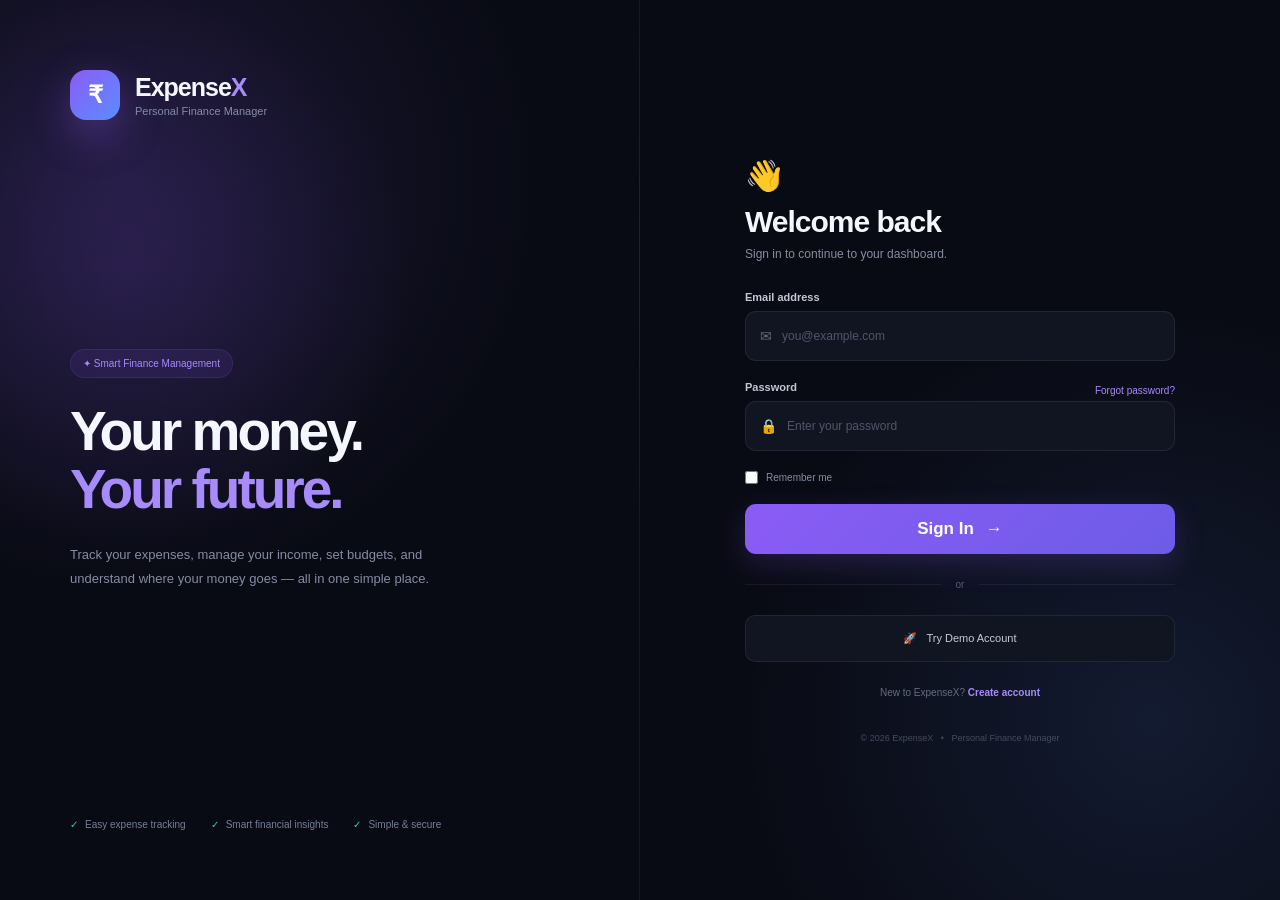
<file: index.html>
<!DOCTYPE html>
<html lang="en">

<head>
    <meta charset="UTF-8">

    <meta
        name="viewport"
        content="width=device-width, initial-scale=1.0"
    >

    <title>ExpenseX | Login</title>

    <link rel="stylesheet" href="/style.css">
</head>


<body class="login-page">

    <div class="login-wrapper">

        <!-- =================================================
             LEFT BRANDING SECTION
        ================================================== -->

        <section class="login-brand">

            <!-- Logo -->

            <div class="brand-large">

                <div class="brand-logo">
                    ₹
                </div>

                <div>

                    <h1>
                        Expense<span>X</span>
                    </h1>

                    <p>
                        Personal Finance Manager
                    </p>

                </div>

            </div>


            <!-- Main Introduction -->

            <div class="brand-content">

                <div class="mini-badge">
                    ✦ Smart Finance Management
                </div>

                <h2>
                    Your money.<br>
                    <span>Your future.</span>
                </h2>

                <p>
                    Track your expenses, manage your income,
                    set budgets, and understand where your
                    money goes — all in one simple place.
                </p>

            </div>


            <!-- Features -->

            <div class="brand-footer">

                <div class="feature">
                    <span>✓</span>
                    Easy expense tracking
                </div>

                <div class="feature">
                    <span>✓</span>
                    Smart financial insights
                </div>

                <div class="feature">
                    <span>✓</span>
                    Simple & secure
                </div>

            </div>

        </section>



        <!-- =================================================
             RIGHT LOGIN SECTION
        ================================================== -->

        <section class="login-section">

            <div class="login-card">


                <!-- Mobile Logo -->

                <div class="mobile-logo">
                    ₹
                </div>


                <!-- Heading -->

                <div class="login-heading">

                    <div class="welcome-icon">
                        👋
                    </div>

                    <h2>
                        Welcome back
                    </h2>

                    <p>
                        Sign in to continue to your dashboard.
                    </p>

                </div>



                <!-- =================================================
                     LOGIN FORM
                ================================================== -->

                <form id="loginForm">


                    <!-- Email -->

                    <div class="login-input">

                        <label for="email">
                            Email address
                        </label>

                        <div class="input-wrapper">

                            <span>
                                ✉
                            </span>

                            <input
                                type="email"
                                id="email"
                                name="email"
                                placeholder="you@example.com"
                                autocomplete="email"
                                required
                            >

                        </div>

                    </div>



                    <!-- Password -->

                    <div class="login-input">

                        <div class="password-label">

                            <label for="password">
                                Password
                            </label>

                            <a href="#">
                                Forgot password?
                            </a>

                        </div>


                        <div class="input-wrapper">

                            <span>
                                🔒
                            </span>

                            <input
                                type="password"
                                id="password"
                                name="password"
                                placeholder="Enter your password"
                                autocomplete="current-password"
                                required
                            >

                        </div>

                    </div>



                    <!-- Remember Me -->

                    <div class="remember-row">

                        <label>

                            <input
                                type="checkbox"
                                id="remember"
                                name="remember"
                            >

                            <span>
                                Remember me
                            </span>

                        </label>

                    </div>



                    <!-- Sign In -->

                    <button
                        type="submit"
                        class="login-button"
                    >

                        <span class="button-text">
                            Sign In
                        </span>

                        <span>
                            →
                        </span>

                    </button>

                </form>



                <!-- Divider -->

                <div class="divider">

                    <span>
                        or
                    </span>

                </div>



                <!-- Demo Account -->

                <button
                    type="button"
                    class="demo-button"
                    id="demoButton"
                >

                    🚀

                    <span>
                        Try Demo Account
                    </span>

                </button>



                <!-- Create Account -->

                <p class="create-account">

                    New to ExpenseX?

                    <a href="#">
                        Create account
                    </a>

                </p>



                <!-- Footer -->

                <div class="login-footer">

                    © 2026 ExpenseX

                    <span>•</span>

                    Personal Finance Manager

                </div>


            </div>

        </section>

    </div>


    <!-- JavaScript -->

    <script src="/script.js"></script>

</body>

</html>
</file>
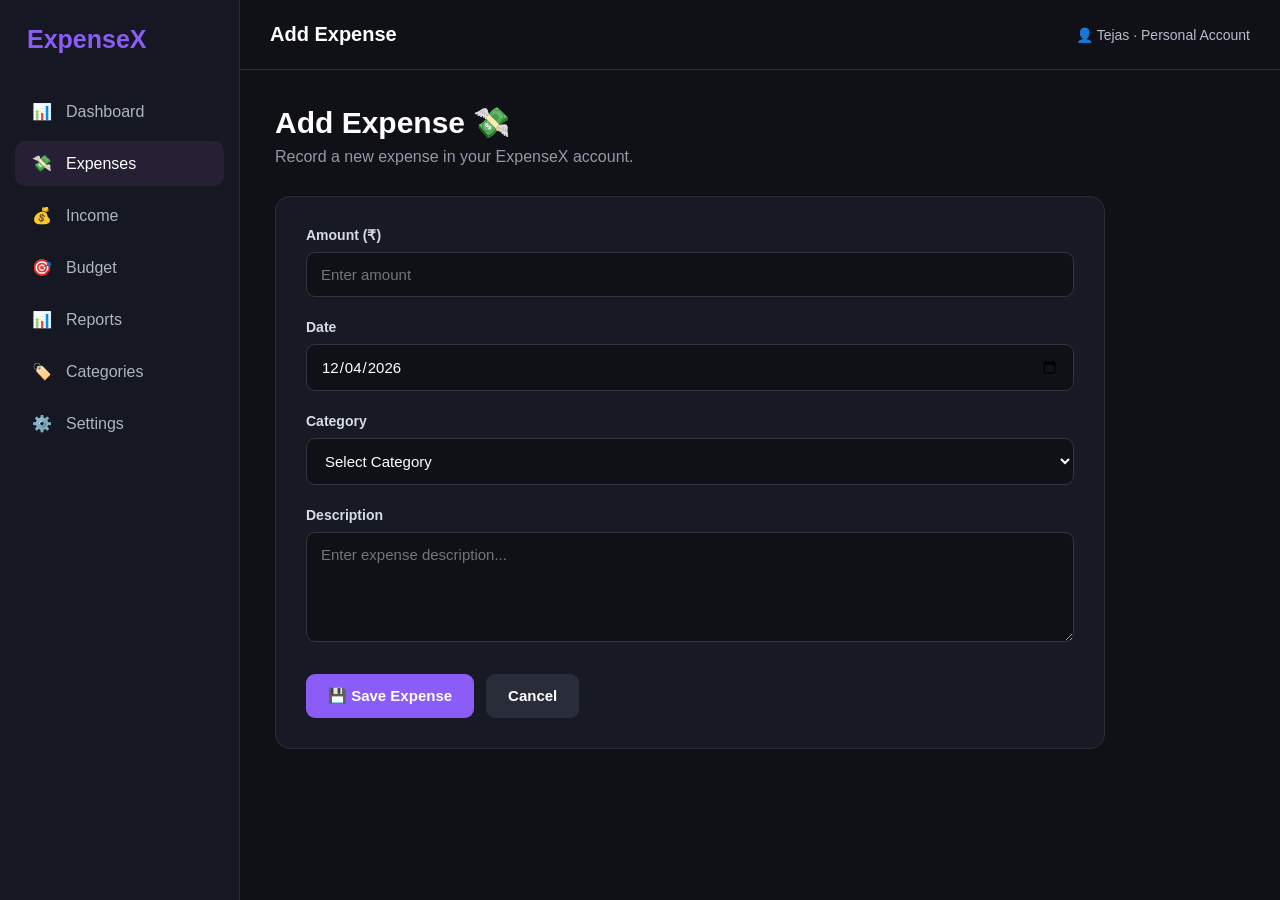
<file: add-expense.html>
<!DOCTYPE html>
<html lang="en">
<head>
    <meta charset="UTF-8">
    <meta name="viewport" content="width=device-width, initial-scale=1.0">

    <title>ExpenseX | Add Expense</title>

    <style>
        * {
            box-sizing: border-box;
            margin: 0;
            padding: 0;
            font-family: Arial, sans-serif;
        }

        body {
            background: #0f1117;
            color: #ffffff;
            min-height: 100vh;
        }

        .layout {
            display: flex;
            min-height: 100vh;
        }

        /* SIDEBAR */
        .sidebar {
            width: 240px;
            background: #151823;
            border-right: 1px solid #292d3a;
            padding: 25px 15px;
        }

        .logo {
            font-size: 25px;
            font-weight: bold;
            color: #8b5cf6;
            margin-bottom: 35px;
            padding-left: 12px;
        }

        .nav-link {
            display: flex;
            align-items: center;
            gap: 12px;
            text-decoration: none;
            color: #aeb4c2;
            padding: 13px 14px;
            border-radius: 10px;
            margin-bottom: 7px;
            transition: 0.2s;
        }

        .nav-link:hover,
        .nav-link.active {
            background: #252033;
            color: #ffffff;
        }

        .nav-icon {
            width: 25px;
            text-align: center;
        }

        /* MAIN */
        .main {
            flex: 1;
        }

        .topbar {
            height: 70px;
            border-bottom: 1px solid #292d3a;
            display: flex;
            justify-content: space-between;
            align-items: center;
            padding: 0 30px;
        }

        .topbar h2 {
            font-size: 20px;
        }

        .account {
            color: #b7bdca;
            font-size: 14px;
        }

        .content {
            padding: 35px;
            max-width: 900px;
        }

        .page-title {
            margin-bottom: 8px;
            font-size: 30px;
        }

        .page-subtitle {
            color: #9299a8;
            margin-bottom: 30px;
        }

        /* FORM CARD */
        .form-card {
            background: #171a24;
            border: 1px solid #292d3a;
            border-radius: 15px;
            padding: 30px;
        }

        .form-group {
            margin-bottom: 22px;
        }

        label {
            display: block;
            margin-bottom: 9px;
            color: #d8dce5;
            font-size: 14px;
            font-weight: bold;
        }

        input,
        select,
        textarea {
            width: 100%;
            padding: 13px 14px;
            background: #0f1117;
            border: 1px solid #303545;
            border-radius: 9px;
            color: #ffffff;
            font-size: 15px;
            outline: none;
        }

        input:focus,
        select:focus,
        textarea:focus {
            border-color: #8b5cf6;
        }

        textarea {
            min-height: 110px;
            resize: vertical;
        }

        select option {
            background: #171a24;
            color: white;
        }

        .button-row {
            display: flex;
            gap: 12px;
            margin-top: 28px;
        }

        button,
        .cancel-btn {
            padding: 13px 22px;
            border-radius: 9px;
            border: none;
            font-size: 15px;
            font-weight: bold;
            cursor: pointer;
            text-decoration: none;
            display: inline-block;
        }

        .save-btn {
            background: #8b5cf6;
            color: white;
        }

        .save-btn:hover {
            background: #7c3aed;
        }

        .cancel-btn {
            background: #292d3a;
            color: #ffffff;
        }

        .cancel-btn:hover {
            background: #363b4a;
        }

        .message {
            display: none;
            margin-top: 20px;
            padding: 13px 15px;
            border-radius: 9px;
            font-size: 14px;
        }

        .success {
            display: block;
            background: #123524;
            color: #6ee7a0;
            border: 1px solid #1e6b45;
        }

        .error {
            display: block;
            background: #3a1717;
            color: #ff8d8d;
            border: 1px solid #702626;
        }

        /* MOBILE */
        @media (max-width: 700px) {
            .sidebar {
                width: 190px;
            }

            .content {
                padding: 20px;
            }

            .topbar {
                padding: 0 18px;
            }

            .form-card {
                padding: 20px;
            }
        }
    </style>
</head>

<body>

<div class="layout">

    <!-- SIDEBAR -->
    <aside class="sidebar">

        <div class="logo">ExpenseX</div>

        <a href="dashboard.html" class="nav-link">
            <span class="nav-icon">📊</span>
            Dashboard
        </a>

        <a href="expenses.html" class="nav-link active">
            <span class="nav-icon">💸</span>
            Expenses
        </a>

        <a href="income.html" class="nav-link">
            <span class="nav-icon">💰</span>
            Income
        </a>

        <a href="budget.html" class="nav-link">
            <span class="nav-icon">🎯</span>
            Budget
        </a>

        <a href="reports.html" class="nav-link">
            <span class="nav-icon">📊</span>
            Reports
        </a>

        <a href="categories.html" class="nav-link">
            <span class="nav-icon">🏷️</span>
            Categories
        </a>

        <a href="settings.html" class="nav-link">
            <span class="nav-icon">⚙️</span>
            Settings
        </a>

    </aside>

    <!-- MAIN -->
    <main class="main">

        <div class="topbar">
            <h2>Add Expense</h2>

            <div class="account">
                👤 Tejas · Personal Account
            </div>
        </div>

        <div class="content">

            <h1 class="page-title">Add Expense 💸</h1>

            <p class="page-subtitle">
                Record a new expense in your ExpenseX account.
            </p>

            <div class="form-card">

                <form id="expenseForm">

                    <!-- AMOUNT -->
                    <div class="form-group">
                        <label for="amount">Amount (₹)</label>

                        <input
                            type="number"
                            id="amount"
                            placeholder="Enter amount"
                            min="1"
                            step="0.01"
                            required
                        >
                    </div>

                    <!-- DATE -->
                    <div class="form-group">
                        <label for="date">Date</label>

                        <input
                            type="date"
                            id="date"
                            required
                        >
                    </div>

                    <!-- CATEGORY -->
                    <div class="form-group">
                        <label for="category">Category</label>

                        <select id="category" required>

                            <option value="">
                                Select Category
                            </option>

                            <option value="Food & Dining">
                                🍔 Food & Dining
                            </option>

                            <option value="Transport">
                                🚗 Transport
                            </option>

                            <option value="Bills">
                                🧾 Bills
                            </option>

                            <option value="Shopping">
                                🛍️ Shopping
                            </option>

                            <option value="Health">
                                ❤️ Health
                            </option>

                            <option value="Education">
                                📚 Education
                            </option>

                            <option value="Entertainment">
                                🎬 Entertainment
                            </option>

                            <option value="Other">
                                📦 Other
                            </option>

                        </select>
                    </div>

                    <!-- DESCRIPTION -->
                    <div class="form-group">

                        <label for="description">
                            Description
                        </label>

                        <textarea
                            id="description"
                            placeholder="Enter expense description..."
                        ></textarea>

                    </div>

                    <!-- BUTTONS -->
                    <div class="button-row">

                        <button
                            type="submit"
                            class="save-btn"
                            id="saveButton"
                        >
                            💾 Save Expense
                        </button>

                        <a
                            href="expenses.html"
                            class="cancel-btn"
                        >
                            Cancel
                        </a>

                    </div>

                    <div id="message" class="message"></div>

                </form>

            </div>

        </div>

    </main>

</div>


<script>

    /* SET TODAY'S DATE */
    document.getElementById("date").value =
        new Date().toISOString().split("T")[0];


    /* FORM SUBMIT */
    document.getElementById("expenseForm").addEventListener(
        "submit",
        async function(event) {

            event.preventDefault();

            const amount =
                document.getElementById("amount").value;

            const date =
                document.getElementById("date").value;

            const category =
                document.getElementById("category").value;

            const description =
                document.getElementById("description").value;

            const message =
                document.getElementById("message");

            const saveButton =
                document.getElementById("saveButton");


            /* VALIDATION */

            if (!amount || Number(amount) <= 0) {

                message.className = "message error";

                message.textContent =
                    "Please enter a valid amount.";

                return;
            }


            if (!date) {

                message.className = "message error";

                message.textContent =
                    "Please select a date.";

                return;
            }


            if (!category) {

                message.className = "message error";

                message.textContent =
                    "Please select a category.";

                return;
            }


            /* BUTTON STATE */

            saveButton.disabled = true;

            saveButton.textContent =
                "Saving...";


            /* DATA */

            const expenseData = {

                amount: Number(amount),

                date: date,

                category: category,

                description: description

            };


            try {

                /* SEND DATA TO BACKEND */

                const response = await fetch(
                    "https://expensex-0vsv.onrender.com/expenses",
                    {
                        method: "POST",

                        headers: {
                            "Content-Type":
                                "application/json"
                        },

                        body:
                            JSON.stringify(expenseData)
                    }
                );


                const data =
                    await response.json();


                /* BACKEND ERROR */

                if (!response.ok) {

                    throw new Error(
                        data.error ||
                        "Failed to save expense."
                    );

                }


                /* SUCCESS */

                message.className =
                    "message success";

                message.textContent =
                    "✅ Expense saved successfully!";


                /* CLEAR FORM */

                document.getElementById(
                    "expenseForm"
                ).reset();


                /* SET DATE AGAIN */

                document.getElementById(
                    "date"
                ).value =
                    new Date()
                        .toISOString()
                        .split("T")[0];


                /*
                    AFTER 1 SECOND
                    GO TO EXPENSE LIST
                */

                setTimeout(function() {

                    window.location.href =
                        "expenses.html";

                }, 1000);


            } catch (error) {

                console.error(error);

                message.className =
                    "message error";

                message.textContent =
                    "❌ Could not save expense. Make sure the backend server is running.";

            }


            /* RESET BUTTON */

            saveButton.disabled = false;

            saveButton.textContent =
                "💾 Save Expense";

        }

    );

</script>

</body>
</html>
</file>
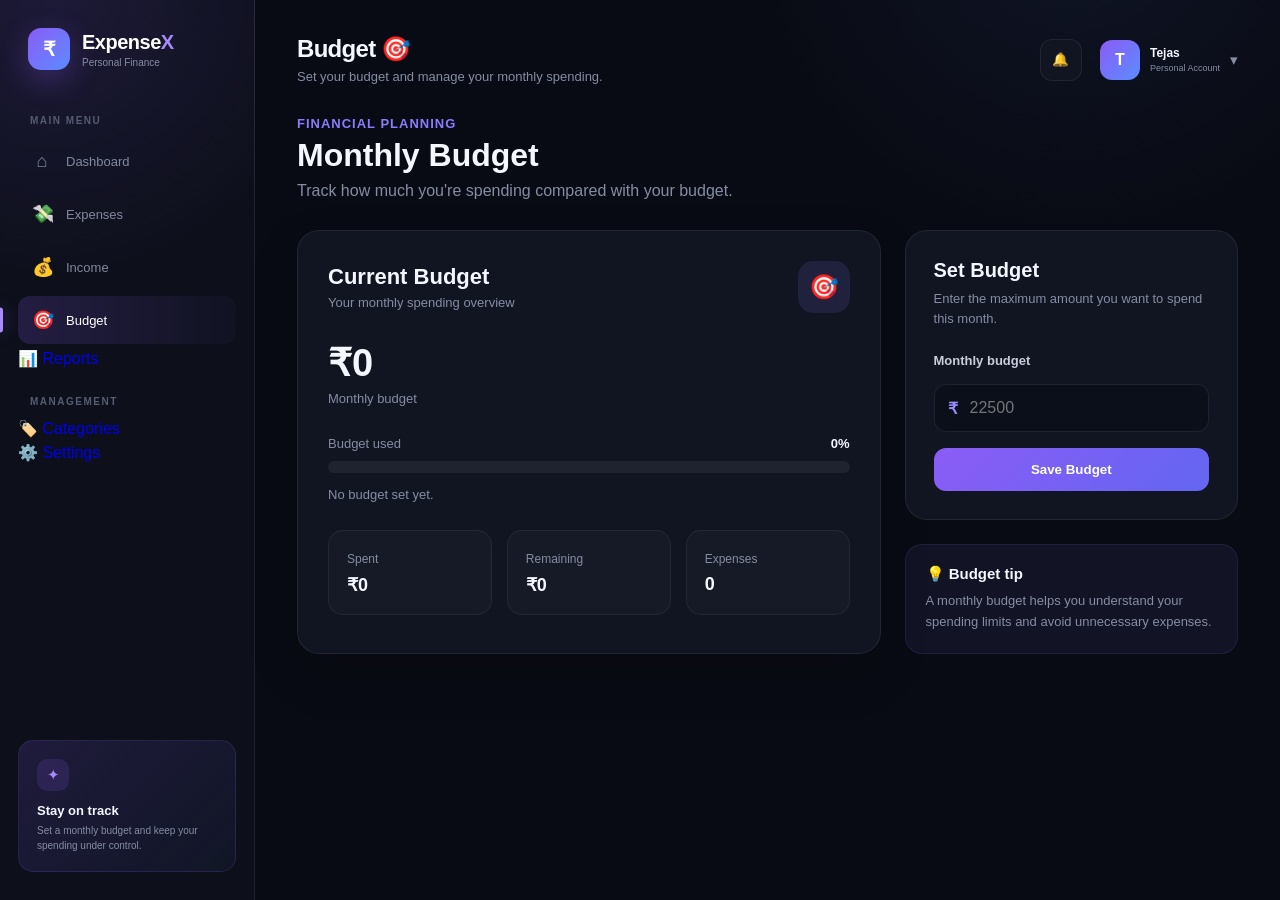
<file: budget.html>
<!DOCTYPE html>
<html lang="en">

<head>

    <meta charset="UTF-8">

    <meta
        name="viewport"
        content="width=device-width, initial-scale=1.0"
    >

    <title>ExpenseX | Budget</title>

    <link
        rel="stylesheet"
        href="/style.css"
    >

    <style>

        /* =====================================================
           BUDGET PAGE
        ====================================================== */

        .budget-page {
            max-width: 1100px;
            margin: 0 auto;
        }

        .page-title {
            margin-bottom: 30px;
        }

        .page-title .eyebrow {
            color: #8b7cff;
            font-size: 13px;
            font-weight: 700;
            letter-spacing: 1px;
            margin-bottom: 6px;
        }

        .page-title h1 {
            margin: 0;
            font-size: 32px;
        }

        .page-title p {
            color: #858ca3;
            margin-top: 8px;
        }


        /* =====================================================
           BUDGET GRID
        ====================================================== */

        .budget-grid {

            display: grid;

            grid-template-columns:
                minmax(0, 1.4fr)
                minmax(280px, 0.8fr);

            gap: 24px;

        }


        /* =====================================================
           MAIN BUDGET CARD
        ====================================================== */

        .budget-card {

            background: #111522;

            border:
                1px solid rgba(255,255,255,0.07);

            border-radius: 22px;

            padding: 30px;

            box-shadow:
                0 20px 50px rgba(0,0,0,0.15);

        }


        .budget-card-header {

            display: flex;

            justify-content: space-between;

            align-items: center;

            margin-bottom: 28px;

        }


        .budget-card-header h2 {

            margin: 0;

            font-size: 22px;

        }


        .budget-card-header p {

            margin: 5px 0 0;

            color: #858ca3;

            font-size: 13px;

        }


        .budget-icon {

            width: 52px;

            height: 52px;

            border-radius: 15px;

            display: flex;

            align-items: center;

            justify-content: center;

            background:
                rgba(139,124,255,0.12);

            font-size: 24px;

        }


        /* =====================================================
           BUDGET AMOUNT
        ====================================================== */

        .budget-amount {

            font-size: 38px;

            font-weight: 800;

            margin-bottom: 6px;

        }


        .budget-label {

            color: #858ca3;

            font-size: 13px;

        }


        /* =====================================================
           PROGRESS
        ====================================================== */

        .budget-progress-section {

            margin-top: 30px;

        }


        .progress-info {

            display: flex;

            justify-content: space-between;

            margin-bottom: 10px;

            font-size: 13px;

        }


        .progress-info span:first-child {
            color: #858ca3;
        }


        .progress-info span:last-child {
            font-weight: 700;
        }


        .budget-progress {

            width: 100%;

            height: 12px;

            background:
                rgba(255,255,255,0.06);

            border-radius: 20px;

            overflow: hidden;

        }


        .budget-progress-fill {

            height: 100%;

            width: 0%;

            border-radius: 20px;

            background:
                linear-gradient(
                    90deg,
                    #8b5cf6,
                    #6366f1
                );

            transition:
                width 0.5s ease;

        }


        .budget-status {

            margin-top: 14px;

            color: #858ca3;

            font-size: 13px;

        }


        /* =====================================================
           STATS
        ====================================================== */

        .budget-stats {

            display: grid;

            grid-template-columns:
                repeat(3, 1fr);

            gap: 15px;

            margin-top: 28px;

        }


        .budget-stat {

            background:
                rgba(255,255,255,0.025);

            border:
                1px solid rgba(255,255,255,0.06);

            border-radius: 15px;

            padding: 18px;

        }


        .budget-stat span {

            color: #858ca3;

            font-size: 12px;

        }


        .budget-stat strong {

            display: block;

            margin-top: 7px;

            font-size: 18px;

        }


        /* =====================================================
           SET BUDGET
        ====================================================== */

        .set-budget-card {

            background: #111522;

            border:
                1px solid rgba(255,255,255,0.07);

            border-radius: 22px;

            padding: 28px;

        }


        .set-budget-card h2 {

            margin: 0 0 7px;

            font-size: 20px;

        }


        .set-budget-card p {

            color: #858ca3;

            font-size: 13px;

            line-height: 1.5;

            margin-bottom: 25px;

        }


        .budget-form {

            display: flex;

            flex-direction: column;

            gap: 16px;

        }


        .budget-form label {

            font-size: 13px;

            font-weight: 600;

            color: #c9ccda;

        }


        .budget-input-wrapper {

            position: relative;

        }


        .budget-input-wrapper span {

            position: absolute;

            left: 14px;

            top: 50%;

            transform: translateY(-50%);

            color: #9b8cff;

            font-weight: 700;

        }


        .budget-input {

            width: 100%;

            box-sizing: border-box;

            background: #0b0f1a;

            border:
                1px solid rgba(255,255,255,0.08);

            color: white;

            border-radius: 12px;

            padding: 14px 14px 14px 35px;

            outline: none;

            font-size: 16px;

        }


        .budget-input:focus {

            border-color: #8b7cff;

            box-shadow:
                0 0 0 3px
                rgba(139,124,255,0.12);

        }


        .save-budget-btn {

            border: none;

            border-radius: 12px;

            padding: 14px;

            background:
                linear-gradient(
                    135deg,
                    #8b5cf6,
                    #6366f1
                );

            color: white;

            font-weight: 700;

            cursor: pointer;

            transition: 0.2s;

        }


        .save-budget-btn:hover {

            transform: translateY(-2px);

        }


        .budget-message {

            display: none;

            margin-top: 15px;

            padding: 12px;

            border-radius: 10px;

            background:
                rgba(34,197,94,0.1);

            color: #4ade80;

            font-size: 13px;

        }


        .budget-message.show {
            display: block;
        }


        /* =====================================================
           TIP
        ====================================================== */

        .budget-tip {

            margin-top: 24px;

            padding: 20px;

            border-radius: 17px;

            background:
                rgba(139,124,255,0.07);

            border:
                1px solid rgba(139,124,255,0.12);

        }


        .budget-tip h3 {

            margin: 0 0 8px;

            font-size: 15px;

        }


        .budget-tip p {

            margin: 0;

            color: #858ca3;

            font-size: 13px;

            line-height: 1.6;

        }


        /* =====================================================
           RESPONSIVE
        ====================================================== */

        @media (max-width: 850px) {

            .budget-grid {

                grid-template-columns: 1fr;

            }

        }


        @media (max-width: 600px) {

            .budget-card,
            .set-budget-card {

                padding: 22px;

            }

            .budget-stats {

                grid-template-columns: 1fr;

            }

            .budget-amount {

                font-size: 30px;

            }

        }

    </style>

</head>


<body>

<div class="app">


    <!-- =====================================================
         SIDEBAR
    ====================================================== -->

    <aside
        class="sidebar"
        id="sidebar"
    >

        <div class="brand">

            <div class="brand-icon">
                ₹
            </div>

            <div>

                <h2>
                    Expense<span>X</span>
                </h2>

                <small>
                    Personal Finance
                </small>

            </div>

        </div>


        <div class="menu-title">
            MAIN MENU
        </div>


        <nav class="sidebar-menu">

            <a
                href="dashboard.html"
                class="menu-item"
            >
                <span>⌂</span>
                Dashboard
            </a>


            <a
                href="expenses.html"
                class="menu-item"
            >
                <span>💸</span>
                Expenses
            </a>


            <a
                href="income.html"
                class="menu-item"
            >
                <span>💰</span>
                Income
            </a>


            <a
                href="budget.html"
                class="menu-item active"
            >
                <span>🎯</span>
                Budget
            </a>


            <a
                href="reports.html"
                class="nav-link"
            >
                <span class="nav-icon">📊</span>
                Reports
            </a>

        </nav>


        <div class="menu-title">
            MANAGEMENT
        </div>


        <nav class="sidebar-menu">

            <a
                href="categories.html"
                class="nav-link"
            >
                <span class="nav-icon">🏷️</span>
                Categories
            </a>


            <a
                href="settings.html"
                class="nav-link"
            >
                <span>⚙️</span>
                Settings
            </a>

        </nav>


        <div class="sidebar-bottom">

            <div class="upgrade-card">

                <div class="upgrade-icon">
                    ✦
                </div>

                <h4>
                    Stay on track
                </h4>

                <p>
                    Set a monthly budget and
                    keep your spending under control.
                </p>

            </div>

        </div>

    </aside>



    <!-- =====================================================
         MAIN
    ====================================================== -->

    <main class="main">


        <!-- TOPBAR -->

        <header class="topbar">

            <div
                style="
                    display:flex;
                    align-items:center;
                    gap:14px;
                "
            >

                <button
                    class="mobile-menu"
                    id="mobileMenu"
                    type="button"
                >
                    ☰
                </button>


                <div class="welcome">

                    <h1>
                        Budget 🎯
                    </h1>

                    <p>
                        Set your budget and manage your monthly spending.
                    </p>

                </div>

            </div>


            <div class="top-actions">

                <button
                    class="icon-button"
                    type="button"
                >
                    🔔
                </button>


                <div class="profile">

                    <div class="avatar">
                        T
                    </div>

                    <div class="profile-info">

                        <strong>
                            Tejas
                        </strong>

                        <small>
                            Personal Account
                        </small>

                    </div>

                    <span class="arrow">
                        ▾
                    </span>

                </div>

            </div>

        </header>



        <!-- PAGE -->

        <div class="budget-page">


            <div class="page-title">

                <div class="eyebrow">
                    FINANCIAL PLANNING
                </div>

                <h1>
                    Monthly Budget
                </h1>

                <p>
                    Track how much you're spending compared with your budget.
                </p>

            </div>



            <div class="budget-grid">


                <!-- =================================================
                     CURRENT BUDGET
                ================================================== -->

                <div class="budget-card">

                    <div class="budget-card-header">

                        <div>

                            <h2>
                                Current Budget
                            </h2>

                            <p>
                                Your monthly spending overview
                            </p>

                        </div>


                        <div class="budget-icon">
                            🎯
                        </div>

                    </div>


                    <div
                        class="budget-amount"
                        id="budgetAmount"
                    >
                        ₹0
                    </div>


                    <div class="budget-label">
                        Monthly budget
                    </div>


                    <div class="budget-progress-section">

                        <div class="progress-info">

                            <span>
                                Budget used
                            </span>

                            <span id="budgetPercentage">
                                0%
                            </span>

                        </div>


                        <div class="budget-progress">

                            <div
                                class="budget-progress-fill"
                                id="budgetProgress"
                            ></div>

                        </div>


                        <div
                            class="budget-status"
                            id="budgetStatus"
                        >
                            No budget set yet.
                        </div>

                    </div>


                    <div class="budget-stats">


                        <div class="budget-stat">

                            <span>
                                Spent
                            </span>

                            <strong id="spentAmount">
                                ₹0
                            </strong>

                        </div>


                        <div class="budget-stat">

                            <span>
                                Remaining
                            </span>

                            <strong id="remainingAmount">
                                ₹0
                            </strong>

                        </div>


                        <div class="budget-stat">

                            <span>
                                Expenses
                            </span>

                            <strong id="expenseCount">
                                0
                            </strong>

                        </div>


                    </div>

                </div>



                <!-- =================================================
                     SET BUDGET
                ================================================== -->

                <div>

                    <div class="set-budget-card">

                        <h2>
                            Set Budget
                        </h2>

                        <p>
                            Enter the maximum amount you want
                            to spend this month.
                        </p>


                        <form
                            class="budget-form"
                            id="budgetForm"
                        >

                            <label for="budgetInput">
                                Monthly budget
                            </label>


                            <div class="budget-input-wrapper">

                                <span>
                                    ₹
                                </span>

                                <input
                                    type="number"
                                    id="budgetInput"
                                    class="budget-input"
                                    placeholder="22500"
                                    min="1"
                                    step="1"
                                    required
                                >

                            </div>


                            <button
                                type="submit"
                                class="save-budget-btn"
                            >
                                Save Budget
                            </button>

                        </form>


                        <div
                            class="budget-message"
                            id="budgetMessage"
                        >
                            ✓ Budget saved successfully!
                        </div>

                    </div>


                    <div class="budget-tip">

                        <h3>
                            💡 Budget tip
                        </h3>

                        <p>
                            A monthly budget helps you understand
                            your spending limits and avoid unnecessary
                            expenses.
                        </p>

                    </div>

                </div>


            </div>

        </div>

    </main>

</div>



<!-- =====================================================
     JAVASCRIPT
====================================================== -->

<script>

const API_URL = "https://expensex-0vsv.onrender.com";

let expenses = [];
let monthlyBudget = 0;


// =====================================================
// FORMAT RUPEES
// =====================================================

function rupees(amount) {

    return "₹" + Number(amount || 0).toLocaleString("en-IN", {
        maximumFractionDigits: 0
    });

}


// =====================================================
// LOAD DATA FROM SQLITE
// =====================================================

async function loadBudgetPage() {

    try {

        // Load expenses
        const expenseResponse =
            await fetch(`${API_URL}/expenses`);

        if (!expenseResponse.ok) {
            throw new Error("Could not load expenses");
        }

        expenses =
            await expenseResponse.json();


        // Load budget
        const budgetResponse =
            await fetch(`${API_URL}/budget`);

        if (!budgetResponse.ok) {
            throw new Error("Could not load budget");
        }

        const budgetData =
            await budgetResponse.json();

        monthlyBudget =
            Number(budgetData.amount) || 0;


        console.log("Expenses:", expenses);
        console.log("Budget:", monthlyBudget);


        updateBudgetPage();


    } catch (error) {

        console.error(
            "Failed to load budget data:",
            error
        );

        alert(
            "Could not connect to the database. Make sure server.js is running."
        );

    }

}


// =====================================================
// UPDATE BUDGET PAGE
// =====================================================

function updateBudgetPage() {

    const totalExpenses =
        expenses.reduce(
            (total, expense) =>
                total + Number(expense.amount || 0),
            0
        );


    const remaining =
        monthlyBudget - totalExpenses;


    const percentage =
        monthlyBudget > 0
            ? (totalExpenses / monthlyBudget) * 100
            : 0;


    // =================================================
    // CURRENT BUDGET
    // =================================================

    const budgetAmount =
        document.getElementById("budgetAmount");

    if (budgetAmount) {

        budgetAmount.textContent =
            rupees(monthlyBudget);

    }


    // =================================================
    // SPENT
    // =================================================

    const spentAmount =
        document.getElementById("spentAmount");

    if (spentAmount) {

        spentAmount.textContent =
            rupees(totalExpenses);

    }


    // =================================================
    // REMAINING
    // =================================================

    const remainingAmount =
        document.getElementById("remainingAmount");

    if (remainingAmount) {

        remainingAmount.textContent =
            rupees(remaining);


        if (remaining < 0) {

            remainingAmount.style.color =
                "#ef4444";

        } else {

            remainingAmount.style.color =
                "#22c55e";

        }

    }


    // =================================================
    // EXPENSE COUNT
    // =================================================

    const expenseCount =
        document.getElementById("expenseCount");

    if (expenseCount) {

        expenseCount.textContent =
            expenses.length;

    }


    // =================================================
    // PERCENTAGE
    // =================================================

    const budgetPercentage =
        document.getElementById("budgetPercentage");

    if (budgetPercentage) {

        budgetPercentage.textContent =
            `${Math.round(percentage)}%`;

    }


    // =================================================
    // PROGRESS BAR
    // =================================================

    const progressBar =
        document.getElementById("budgetProgress");

    if (progressBar) {

        progressBar.style.width =
            `${Math.min(percentage, 100)}%`;

    }


    // =================================================
    // STATUS
    // =================================================

    const budgetStatus =
        document.getElementById("budgetStatus");


    if (budgetStatus) {

        if (monthlyBudget <= 0) {

            budgetStatus.textContent =
                "No budget set yet.";

        } else if (remaining < 0) {

            budgetStatus.textContent =
                `You are ${rupees(Math.abs(remaining))} over your budget.`;

            budgetStatus.style.color =
                "#ef4444";

        } else if (percentage >= 80) {

            budgetStatus.textContent =
                `You have ${rupees(remaining)} remaining. Budget usage is high.`;

            budgetStatus.style.color =
                "#f59e0b";

        } else {

            budgetStatus.textContent =
                `You have ${rupees(remaining)} remaining.`;

            budgetStatus.style.color =
                "#858ca3";

        }

    }

}


// =====================================================
// SAVE BUDGET
// =====================================================

const budgetForm =
    document.getElementById("budgetForm");


if (budgetForm) {

    budgetForm.addEventListener(
        "submit",
        async function(event) {

            event.preventDefault();


            const input =
                document.getElementById("budgetInput");

            const message =
                document.getElementById("budgetMessage");


            const amount =
                Number(input.value);


            // Validate
            if (!amount || amount <= 0) {

                message.textContent =
                    "Please enter a valid budget amount.";

                message.style.color =
                    "#ef4444";

                message.classList.add("show");

                return;

            }


            try {

                const response =
                    await fetch(
                        `${API_URL}/budget`,
                        {
                            method: "POST",

                            headers: {
                                "Content-Type":
                                    "application/json"
                            },

                            body: JSON.stringify({
                                amount: amount
                            })
                        }
                    );


                if (!response.ok) {

                    throw new Error(
                        "Failed to save budget"
                    );

                }


                // Update local page value
                monthlyBudget = amount;


                // Success message
                message.textContent =
                    "✓ Budget saved successfully!";

                message.style.color =
                    "#22c55e";

                message.classList.add("show");


                // Clear input
                input.value = "";


                // Update page
                updateBudgetPage();


            } catch (error) {

                console.error(
                    "Budget save error:",
                    error
                );


                message.textContent =
                    "Could not save budget.";

                message.style.color =
                    "#ef4444";

                message.classList.add("show");

            }

        }
    );

}


// =====================================================
// MOBILE MENU
// =====================================================

const mobileMenu =
    document.getElementById("mobileMenu");


if (mobileMenu) {

    mobileMenu.addEventListener(
        "click",
        () => {

            const sidebar =
                document.getElementById("sidebar");

            if (sidebar) {

                sidebar.classList.toggle("show");

            }

        }
    );

}


// =====================================================
// START
// =====================================================

loadBudgetPage();

</script>


</body>

</html>
</file>
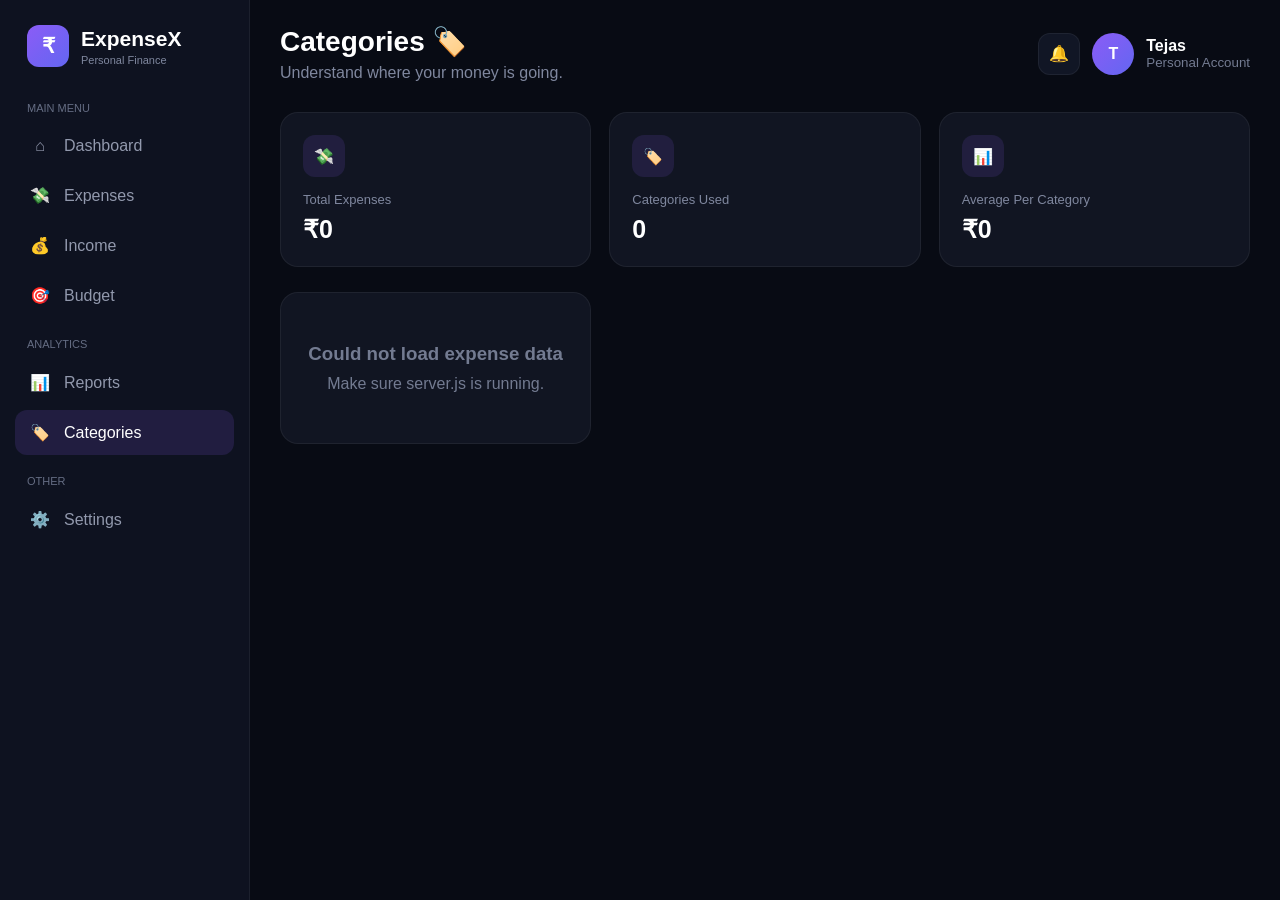
<file: categories.html>
<!DOCTYPE html>
<html lang="en">
<head>
    <meta charset="UTF-8">
    <meta name="viewport" content="width=device-width, initial-scale=1.0">

    <title>Categories - ExpenseX</title>

    <style>
        * {
            margin: 0;
            padding: 0;
            box-sizing: border-box;
            font-family: Arial, sans-serif;
        }

        body {
            background: #080b14;
            color: white;
        }

        .app {
            display: flex;
            min-height: 100vh;
        }

        /* SIDEBAR */

        .sidebar {
            width: 250px;
            background: #0e1220;
            border-right: 1px solid rgba(255,255,255,0.06);
            padding: 25px 15px;
            position: fixed;
            top: 0;
            bottom: 0;
            left: 0;
        }

        .logo {
            display: flex;
            align-items: center;
            gap: 12px;
            padding: 0 12px;
            margin-bottom: 35px;
        }

        .logo-icon {
            width: 42px;
            height: 42px;
            border-radius: 12px;
            background: linear-gradient(135deg,#8b5cf6,#6366f1);

            display: flex;
            align-items: center;
            justify-content: center;

            font-size: 21px;
            font-weight: bold;
        }

        .logo h2 {
            font-size: 21px;
        }

        .logo small {
            display: block;
            color: #7f879e;
            font-size: 11px;
            margin-top: 3px;
        }

        .menu-title {
            color: #656d83;
            font-size: 11px;
            text-transform: uppercase;
            margin: 20px 12px 10px;
        }

        .nav-link {
            display: flex;
            align-items: center;
            gap: 13px;

            padding: 13px 14px;
            margin: 5px 0;

            border-radius: 12px;

            color: #9299ad;
            text-decoration: none;

            transition: 0.2s;
        }

        .nav-link:hover,
        .nav-link.active {
            background: rgba(139,92,246,0.15);
            color: white;
        }

        .nav-icon {
            width: 22px;
            text-align: center;
        }

        /* MAIN */

        .main {
            margin-left: 250px;
            width: calc(100% - 250px);
            padding: 25px 30px;
        }

        .topbar {
            display: flex;
            justify-content: space-between;
            align-items: center;

            margin-bottom: 30px;
        }

        .topbar h1 {
            font-size: 28px;
        }

        .topbar p {
            color: #7f879e;
            margin-top: 6px;
        }

        .profile {
            display: flex;
            align-items: center;
            gap: 12px;
        }

        .bell {
            width: 42px;
            height: 42px;

            background: #111625;
            border: 1px solid rgba(255,255,255,0.06);

            border-radius: 12px;

            display: flex;
            align-items: center;
            justify-content: center;
        }

        .avatar {
            width: 42px;
            height: 42px;

            border-radius: 50%;

            background: linear-gradient(135deg,#8b5cf6,#6366f1);

            display: flex;
            align-items: center;
            justify-content: center;

            font-weight: bold;
        }

        /* SUMMARY */

        .summary-grid {
            display: grid;
            grid-template-columns: repeat(3, 1fr);
            gap: 18px;

            margin-bottom: 25px;
        }

        .summary-card {
            background: #111522;

            border: 1px solid rgba(255,255,255,0.06);

            border-radius: 18px;

            padding: 22px;
        }

        .summary-card h3 {
            color: #7f879e;
            font-size: 13px;
            font-weight: normal;

            margin-bottom: 8px;
        }

        .summary-card h2 {
            font-size: 25px;
        }

        .summary-icon {
            width: 42px;
            height: 42px;

            border-radius: 12px;

            background: rgba(139,92,246,0.13);

            display: flex;
            align-items: center;
            justify-content: center;

            margin-bottom: 15px;
        }

        /* CATEGORY GRID */

        .category-grid {
            display: grid;

            grid-template-columns: repeat(3, 1fr);

            gap: 18px;
        }

        .category-card {
            background: #111522;

            border: 1px solid rgba(255,255,255,0.06);

            border-radius: 18px;

            padding: 22px;

            transition: 0.2s;
        }

        .category-card:hover {
            transform: translateY(-3px);

            border-color: rgba(139,92,246,0.35);
        }

        .category-top {
            display: flex;

            justify-content: space-between;
            align-items: center;

            margin-bottom: 18px;
        }

        .category-icon {
            width: 48px;
            height: 48px;

            border-radius: 14px;

            background: rgba(139,92,246,0.13);

            display: flex;
            align-items: center;
            justify-content: center;

            font-size: 22px;
        }

        .category-card h3 {
            font-size: 16px;
        }

        .category-card p {
            color: #747c92;
            font-size: 12px;
            margin-top: 5px;
        }

        .amount {
            font-size: 22px;
            font-weight: bold;
            margin-bottom: 12px;
        }

        .progress {
            width: 100%;
            height: 7px;

            background: #202433;

            border-radius: 10px;

            overflow: hidden;
        }

        .progress-fill {
            height: 100%;

            background: linear-gradient(
                90deg,
                #8b5cf6,
                #6366f1
            );

            border-radius: 10px;

            width: 0%;
        }

        .percentage {
            display: flex;
            justify-content: space-between;

            margin-top: 8px;

            color: #737b91;
            font-size: 12px;
        }

        .empty {
            text-align: center;

            padding: 50px 20px;

            color: #737b91;

            background: #111522;

            border: 1px solid rgba(255,255,255,0.06);

            border-radius: 18px;
        }

        /* MOBILE */

        .mobile-menu {
            display: none;

            background: #111522;

            border: none;

            color: white;

            padding: 10px 13px;

            border-radius: 10px;

            font-size: 18px;

            margin-bottom: 15px;
        }

        @media(max-width: 1000px) {

            .summary-grid {
                grid-template-columns: 1fr 1fr;
            }

            .category-grid {
                grid-template-columns: 1fr 1fr;
            }
        }

        @media(max-width: 700px) {

            .sidebar {
                transform: translateX(-100%);

                transition: 0.3s;

                z-index: 100;
            }

            .sidebar.show {
                transform: translateX(0);
            }

            .main {
                margin-left: 0;

                width: 100%;

                padding: 20px 15px;
            }

            .mobile-menu {
                display: block;
            }

            .summary-grid {
                grid-template-columns: 1fr;
            }

            .category-grid {
                grid-template-columns: 1fr;
            }

            .profile {
                display: none;
            }

            .topbar h1 {
                font-size: 23px;
            }
        }
    </style>
</head>

<body>

<div class="app">

    <!-- SIDEBAR -->

    <aside class="sidebar" id="sidebar">

        <div class="logo">

            <div class="logo-icon">₹</div>

            <div>
                <h2>ExpenseX</h2>
                <small>Personal Finance</small>
            </div>

        </div>

        <div class="menu-title">Main Menu</div>

        <a href="dashboard.html" class="nav-link">
            <span class="nav-icon">⌂</span>
            Dashboard
        </a>

        <a href="expenses.html" class="nav-link">
            <span class="nav-icon">💸</span>
            Expenses
        </a>

        <a href="income.html" class="nav-link">
            <span class="nav-icon">💰</span>
            Income
        </a>

        <a href="budget.html" class="nav-link">
            <span class="nav-icon">🎯</span>
            Budget
        </a>

        <div class="menu-title">Analytics</div>

        <a href="reports.html" class="nav-link">
            <span class="nav-icon">📊</span>
            Reports
        </a>

        <a href="categories.html" class="nav-link active">
            <span class="nav-icon">🏷️</span>
            Categories
        </a>

        <div class="menu-title">Other</div>

        <a href="settings.html" class="nav-link">
            <span class="nav-icon">⚙️</span>
            Settings
        </a>

    </aside>


    <!-- MAIN -->

    <main class="main">

        <button class="mobile-menu" id="mobileMenu">
            ☰
        </button>


        <div class="topbar">

            <div>

                <h1>Categories 🏷️</h1>

                <p>
                    Understand where your money is going.
                </p>

            </div>


            <div class="profile">

                <div class="bell">
                    🔔
                </div>

                <div class="avatar">
                    T
                </div>

                <div>

                    <strong>Tejas</strong>

                    <small
                        style="display:block;color:#737b91;"
                    >
                        Personal Account
                    </small>

                </div>

            </div>

        </div>


        <!-- SUMMARY -->

        <div class="summary-grid">

            <div class="summary-card">

                <div class="summary-icon">
                    💸
                </div>

                <h3>
                    Total Expenses
                </h3>

                <h2 id="totalExpenses">
                    ₹0
                </h2>

            </div>


            <div class="summary-card">

                <div class="summary-icon">
                    🏷️
                </div>

                <h3>
                    Categories Used
                </h3>

                <h2 id="categoryCount">
                    0
                </h2>

            </div>


            <div class="summary-card">

                <div class="summary-icon">
                    📊
                </div>

                <h3>
                    Average Per Category
                </h3>

                <h2 id="averageCategory">
                    ₹0
                </h2>

            </div>

        </div>


        <!-- CATEGORY CARDS -->

        <div
            class="category-grid"
            id="categoryGrid"
        ></div>

    </main>

</div>


<script>

const API_URL = "https://expensex-0vsv.onrender.com";


// =====================================================
// CATEGORY ICONS
// =====================================================

const categoryIcons = {

    "Food & Dining": "🍔",
    "Transport": "🚗",
    "Bills": "📄",
    "Shopping": "🛍️",
    "Health": "❤️",
    "Education": "📚",
    "Entertainment": "🎮",
    "Other": "📦"

};


// =====================================================
// LOAD CATEGORIES FROM SQLITE
// =====================================================

async function loadCategories() {

    try {

        const response =
            await fetch(`${API_URL}/expenses`);


        if (!response.ok) {

            throw new Error(
                "Could not load expenses"
            );

        }


        const expenses =
            await response.json();


        displayCategories(expenses);


    } catch (error) {

        console.error(
            "Categories loading error:",
            error
        );


        document.getElementById(
            "categoryGrid"
        ).innerHTML = `

            <div class="empty">

                <h3>
                    Could not load expense data
                </h3>

                <p style="margin-top:10px;">
                    Make sure server.js is running.
                </p>

            </div>

        `;

    }

}


// =====================================================
// DISPLAY CATEGORIES
// =====================================================

function displayCategories(expenses) {


    // ---------------------------------------------
    // CATEGORY DATA
    // ---------------------------------------------

    const categories = {};


    expenses.forEach(expense => {

        const category =
            expense.category || "Other";


        const amount =
            Number(expense.amount) || 0;


        if (!categories[category]) {

            categories[category] = 0;

        }


        categories[category] += amount;

    });


    // ---------------------------------------------
    // TOTAL EXPENSES
    // ---------------------------------------------

    const totalExpenses =
        expenses.reduce(
            (sum, expense) =>
                sum + Number(expense.amount || 0),
            0
        );


    // ---------------------------------------------
    // CATEGORY COUNT
    // ---------------------------------------------

    const categoryNames =
        Object.keys(categories);


    const categoryCount =
        categoryNames.length;


    // ---------------------------------------------
    // AVERAGE PER CATEGORY
    // ---------------------------------------------

    const averageCategory =
        categoryCount > 0
            ? totalExpenses / categoryCount
            : 0;


    // ---------------------------------------------
    // RUPEE FORMAT
    // ---------------------------------------------

    function rupees(amount) {

        return "₹" +
            Number(amount || 0)
                .toLocaleString(
                    "en-IN",
                    {
                        maximumFractionDigits: 0
                    }
                );

    }


    // ---------------------------------------------
    // SUMMARY
    // ---------------------------------------------

    document.getElementById(
        "totalExpenses"
    ).textContent =
        rupees(totalExpenses);


    document.getElementById(
        "categoryCount"
    ).textContent =
        categoryCount;


    document.getElementById(
        "averageCategory"
    ).textContent =
        rupees(averageCategory);


    // ---------------------------------------------
    // CATEGORY GRID
    // ---------------------------------------------

    const categoryGrid =
        document.getElementById(
            "categoryGrid"
        );


    // No categories
    if (categoryCount === 0) {

        categoryGrid.innerHTML = `

            <div class="empty">

                <h3>
                    No expense categories yet
                </h3>

                <p style="margin-top:10px;">
                    Add some expenses to see
                    your spending categories here.
                </p>

            </div>

        `;

        return;

    }


    // ---------------------------------------------
    // SORT CATEGORIES
    // ---------------------------------------------

    const sortedCategories =
        categoryNames.sort(
            (a, b) =>
                categories[b] -
                categories[a]
        );


    // Clear old cards
    categoryGrid.innerHTML = "";


    // ---------------------------------------------
    // CREATE CATEGORY CARDS
    // ---------------------------------------------

    sortedCategories.forEach(category => {


        const amount =
            categories[category];


        const percentage =
            totalExpenses > 0
                ? (amount / totalExpenses) * 100
                : 0;


        const icon =
            categoryIcons[category] ||
            "📦";


        categoryGrid.innerHTML += `

            <div class="category-card">

                <div class="category-top">

                    <div>

                        <h3>
                            ${category}
                        </h3>

                        <p>
                            ${percentage.toFixed(1)}%
                            of total spending
                        </p>

                    </div>


                    <div class="category-icon">
                        ${icon}
                    </div>

                </div>


                <div class="amount">
                    ${rupees(amount)}
                </div>


                <div class="progress">

                    <div
                        class="progress-fill"
                        style="width:${Math.min(
                            percentage,
                            100
                        )}%"
                    ></div>

                </div>


                <div class="percentage">

                    <span>
                        Spending
                    </span>

                    <span>
                        ${percentage.toFixed(1)}%
                    </span>

                </div>

            </div>

        `;

    });

}


// =====================================================
// MOBILE MENU
// =====================================================

document
    .getElementById("mobileMenu")
    .addEventListener(
        "click",
        () => {

            document
                .getElementById("sidebar")
                .classList.toggle("show");

        }
    );


// =====================================================
// START PAGE
// =====================================================

loadCategories();

</script>
</body>
</html>
</file>
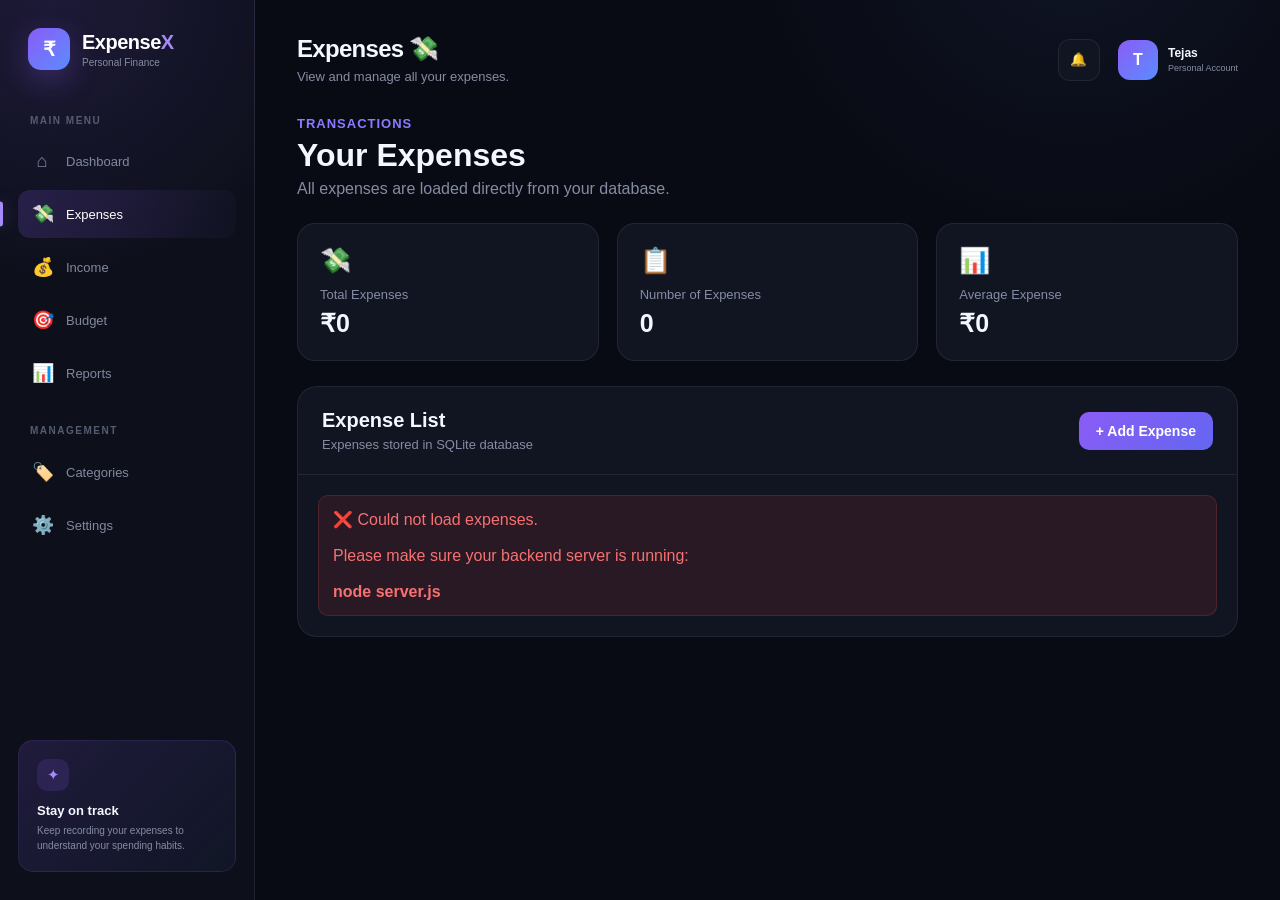
<file: expenses.html>
<!DOCTYPE html>
<html lang="en">

<head>

    <meta charset="UTF-8">

    <meta name="viewport" content="width=device-width, initial-scale=1.0">

    <title>ExpenseX | Expenses</title>

    <link rel="stylesheet" href="/style.css">

    <style>

        .expenses-page {
            max-width: 1200px;
            margin: 0 auto;
        }

        .page-heading {
            margin-bottom: 25px;
        }

        .page-heading .eyebrow {
            color: #8b7cff;
            font-size: 13px;
            font-weight: 700;
            letter-spacing: 1px;
            text-transform: uppercase;
        }

        .page-heading h1 {
            margin: 6px 0;
            font-size: 32px;
        }

        .page-heading p {
            margin: 0;
            color: #858ca3;
        }

        .summary-grid {
            display: grid;
            grid-template-columns: repeat(3, 1fr);
            gap: 18px;
            margin-bottom: 25px;
        }

        .summary-card {
            background: #111522;
            border: 1px solid rgba(255,255,255,0.07);
            border-radius: 18px;
            padding: 22px;
        }

        .summary-card .icon {
            font-size: 25px;
            margin-bottom: 12px;
        }

        .summary-card .label {
            color: #858ca3;
            font-size: 13px;
            margin-bottom: 7px;
        }

        .summary-card .value {
            font-size: 25px;
            font-weight: 700;
        }

        .expense-panel {
            background: #111522;
            border: 1px solid rgba(255,255,255,0.07);
            border-radius: 20px;
            overflow: hidden;
        }

        .expense-panel-header {
            padding: 22px 24px;
            display: flex;
            justify-content: space-between;
            align-items: center;
            border-bottom: 1px solid rgba(255,255,255,0.07);
        }

        .expense-panel-header h2 {
            margin: 0;
            font-size: 20px;
        }

        .expense-panel-header p {
            margin: 5px 0 0;
            color: #858ca3;
            font-size: 13px;
        }

        .add-button {
            text-decoration: none;
            background: linear-gradient(135deg, #8b5cf6, #6366f1);
            color: white;
            padding: 11px 17px;
            border-radius: 10px;
            font-size: 14px;
            font-weight: 700;
        }

        .table-wrapper {
            overflow-x: auto;
        }

        table {
            width: 100%;
            border-collapse: collapse;
        }

        th {
            text-align: left;
            padding: 15px 20px;
            color: #858ca3;
            font-size: 12px;
            text-transform: uppercase;
            letter-spacing: .6px;
            border-bottom: 1px solid rgba(255,255,255,0.06);
        }

        td {
            padding: 17px 20px;
            border-bottom: 1px solid rgba(255,255,255,0.05);
            font-size: 14px;
        }

        tr:last-child td {
            border-bottom: none;
        }

        .amount {
            font-weight: 700;
            color: #ffffff;
        }

        .category-badge {
            display: inline-block;
            padding: 6px 10px;
            border-radius: 8px;
            background: rgba(139,124,255,0.12);
            color: #b0a5ff;
            font-size: 12px;
        }

        .description {
            color: #858ca3;
        }

        .delete-button {
            border: none;
            background: rgba(239,68,68,0.1);
            color: #f87171;
            padding: 7px 10px;
            border-radius: 8px;
            cursor: pointer;
            font-size: 12px;
        }

        .delete-button:hover {
            background: rgba(239,68,68,0.18);
        }

        .empty-state {
            text-align: center;
            padding: 55px 20px;
            color: #858ca3;
        }

        .empty-state .empty-icon {
            font-size: 45px;
            margin-bottom: 12px;
        }

        .loading {
            text-align: center;
            padding: 40px;
            color: #858ca3;
        }

        .error-message {
            margin: 20px;
            padding: 14px;
            border-radius: 10px;
            background: rgba(239,68,68,0.1);
            border: 1px solid rgba(239,68,68,0.2);
            color: #f87171;
        }

        @media (max-width: 800px) {

            .summary-grid {
                grid-template-columns: 1fr;
            }

            .expense-panel-header {
                flex-direction: column;
                align-items: flex-start;
                gap: 15px;
            }

            th,
            td {
                padding: 13px 12px;
            }

        }

    </style>

</head>


<body>

<div class="app">

    <!-- SIDEBAR -->

    <aside class="sidebar">

        <div class="brand">

            <div class="brand-icon">
                ₹
            </div>

            <div>

                <h2>
                    Expense<span>X</span>
                </h2>

                <small>
                    Personal Finance
                </small>

            </div>

        </div>


        <div class="menu-title">
            MAIN MENU
        </div>


        <nav class="sidebar-menu">

            <a href="dashboard.html" class="menu-item">
                <span>⌂</span>
                Dashboard
            </a>

            <a href="expenses.html" class="menu-item active">
                <span>💸</span>
                Expenses
            </a>

            <a href="income.html" class="menu-item">
                <span>💰</span>
                Income
            </a>

            <a href="budget.html" class="menu-item">
                <span>🎯</span>
                Budget
            </a>

            <a href="reports.html" class="menu-item">
                <span>📊</span>
                Reports
            </a>

        </nav>


        <div class="menu-title">
            MANAGEMENT
        </div>


        <nav class="sidebar-menu">

            <a href="categories.html" class="menu-item">
                <span>🏷️</span>
                Categories
            </a>

            <a href="settings.html" class="menu-item">
                <span>⚙️</span>
                Settings
            </a>

        </nav>


        <div class="sidebar-bottom">

            <div class="upgrade-card">

                <div class="upgrade-icon">
                    ✦
                </div>

                <h4>
                    Stay on track
                </h4>

                <p>
                    Keep recording your expenses
                    to understand your spending habits.
                </p>

            </div>

        </div>

    </aside>


    <!-- MAIN -->

    <main class="main">


        <!-- TOPBAR -->

        <header class="topbar">

            <div class="welcome">

                <h1>
                    Expenses 💸
                </h1>

                <p>
                    View and manage all your expenses.
                </p>

            </div>


            <div class="top-actions">

                <button
                    class="icon-button"
                    type="button"
                >
                    🔔
                </button>


                <div class="profile">

                    <div class="avatar">
                        T
                    </div>

                    <div class="profile-info">

                        <strong>
                            Tejas
                        </strong>

                        <small>
                            Personal Account
                        </small>

                    </div>

                </div>

            </div>

        </header>


        <!-- PAGE -->

        <div class="expenses-page">


            <div class="page-heading">

                <div class="eyebrow">
                    TRANSACTIONS
                </div>

                <h1>
                    Your Expenses
                </h1>

                <p>
                    All expenses are loaded directly from your database.
                </p>

            </div>


            <!-- SUMMARY -->

            <div class="summary-grid">

                <div class="summary-card">

                    <div class="icon">
                        💸
                    </div>

                    <div class="label">
                        Total Expenses
                    </div>

                    <div
                        class="value"
                        id="totalExpenses"
                    >
                        ₹0
                    </div>

                </div>


                <div class="summary-card">

                    <div class="icon">
                        📋
                    </div>

                    <div class="label">
                        Number of Expenses
                    </div>

                    <div
                        class="value"
                        id="expenseCount"
                    >
                        0
                    </div>

                </div>


                <div class="summary-card">

                    <div class="icon">
                        📊
                    </div>

                    <div class="label">
                        Average Expense
                    </div>

                    <div
                        class="value"
                        id="averageExpense"
                    >
                        ₹0
                    </div>

                </div>

            </div>


            <!-- EXPENSE TABLE -->

            <div class="expense-panel">


                <div class="expense-panel-header">

                    <div>

                        <h2>
                            Expense List
                        </h2>

                        <p>
                            Expenses stored in SQLite database
                        </p>

                    </div>


                    <a
                        href="add-expense.html"
                        class="add-button"
                    >
                        + Add Expense
                    </a>

                </div>


                <div
                    id="expenseContainer"
                    class="table-wrapper"
                >

                    <div class="loading">
                        Loading expenses...
                    </div>

                </div>


            </div>


        </div>

    </main>

</div>


<!-- JAVASCRIPT -->

<script>

document.addEventListener("DOMContentLoaded", function () {


    // =====================================
    // LOAD EXPENSES FROM DATABASE
    // =====================================

    async function loadExpenses() {

        const container =
            document.getElementById("expenseContainer");


        try {

            const response =
                await fetch(
                    "https://expensex-0vsv.onrender.com/expenses"
                );


            if (!response.ok) {

                throw new Error(
                    "Unable to load expenses."
                );

            }


            const expenses =
                await response.json();


            displayExpenses(expenses);


        } catch (error) {

            console.error(error);


            container.innerHTML = `

                <div class="error-message">

                    ❌ Could not load expenses.

                    <br><br>

                    Please make sure your backend
                    server is running:

                    <br><br>

                    <strong>
                        node server.js
                    </strong>

                </div>

            `;

        }

    }


    // =====================================
    // DISPLAY EXPENSES
    // =====================================

    function displayExpenses(expenses) {

        const container =
            document.getElementById(
                "expenseContainer"
            );


        const total =
            expenses.reduce(
                function(sum, expense) {

                    return sum +
                        Number(expense.amount);

                },
                0
            );


        const count =
            expenses.length;


        const average =
            count > 0
                ? total / count
                : 0;


        document.getElementById(
            "totalExpenses"
        ).textContent =
            "₹" + total.toLocaleString("en-IN");


        document.getElementById(
            "expenseCount"
        ).textContent =
            count;


        document.getElementById(
            "averageExpense"
        ).textContent =
            "₹" + Math.round(
                average
            ).toLocaleString("en-IN");


        // No expenses

        if (expenses.length === 0) {

            container.innerHTML = `

                <div class="empty-state">

                    <div class="empty-icon">
                        💸
                    </div>

                    <h3>
                        No expenses yet
                    </h3>

                    <p>
                        Add your first expense to
                        start tracking your spending.
                    </p>

                </div>

            `;

            return;

        }


        // Create table

        let html = `

            <table>

                <thead>

                    <tr>

                        <th>
                            Date
                        </th>

                        <th>
                            Category
                        </th>

                        <th>
                            Description
                        </th>

                        <th>
                            Amount
                        </th>

                        <th>
                            Action
                        </th>

                    </tr>

                </thead>

                <tbody>

        `;


        expenses.forEach(function (expense) {

            html += `

                <tr>

                    <td>
                        ${formatDate(expense.date)}
                    </td>

                    <td>

                        <span class="category-badge">

                            ${escapeHTML(
                                expense.category
                            )}

                        </span>

                    </td>

                    <td class="description">

                        ${escapeHTML(
                            expense.description || "-"
                        )}

                    </td>

                    <td class="amount">

                        ₹${Number(
                            expense.amount
                        ).toLocaleString("en-IN")}

                    </td>

                    <td>

                        <button
                            class="delete-button"
                            onclick="deleteExpense(${expense.id})"
                        >
                            Delete
                        </button>

                    </td>

                </tr>

            `;

        });


        html += `

                </tbody>

            </table>

        `;


        container.innerHTML = html;

    }


    // =====================================
    // FORMAT DATE
    // =====================================

    function formatDate(date) {

        if (!date) {
            return "-";
        }


        const parts =
            date.split("-");


        if (parts.length === 3) {

            return (
                parts[2] +
                "/" +
                parts[1] +
                "/" +
                parts[0]
            );

        }


        return date;

    }


    // =====================================
    // ESCAPE HTML
    // =====================================

    function escapeHTML(value) {

        const div =
            document.createElement("div");

        div.textContent =
            value;

        return div.innerHTML;

    }


    // =====================================
    // DELETE EXPENSE
    // =====================================

    window.deleteExpense =
        async function (id) {

            const confirmDelete =
                confirm(
                    "Are you sure you want to delete this expense?"
                );


            if (!confirmDelete) {
                return;
            }


            try {

                const response =
                    await fetch(
                        "https://expensex-0vsv.onrender.com/expenses" + id,
                        {
                            method: "DELETE"
                        }
                    );


                if (!response.ok) {

                    throw new Error(
                        "Delete failed."
                    );

                }


                alert(
                    "Expense deleted successfully."
                );


                loadExpenses();


            } catch (error) {

                console.error(error);


                alert(
                    "Could not delete the expense."
                );

            }

        };


    // =====================================
    // START
    // =====================================

    loadExpenses();

});

</script>


</body>

</html>
</file>
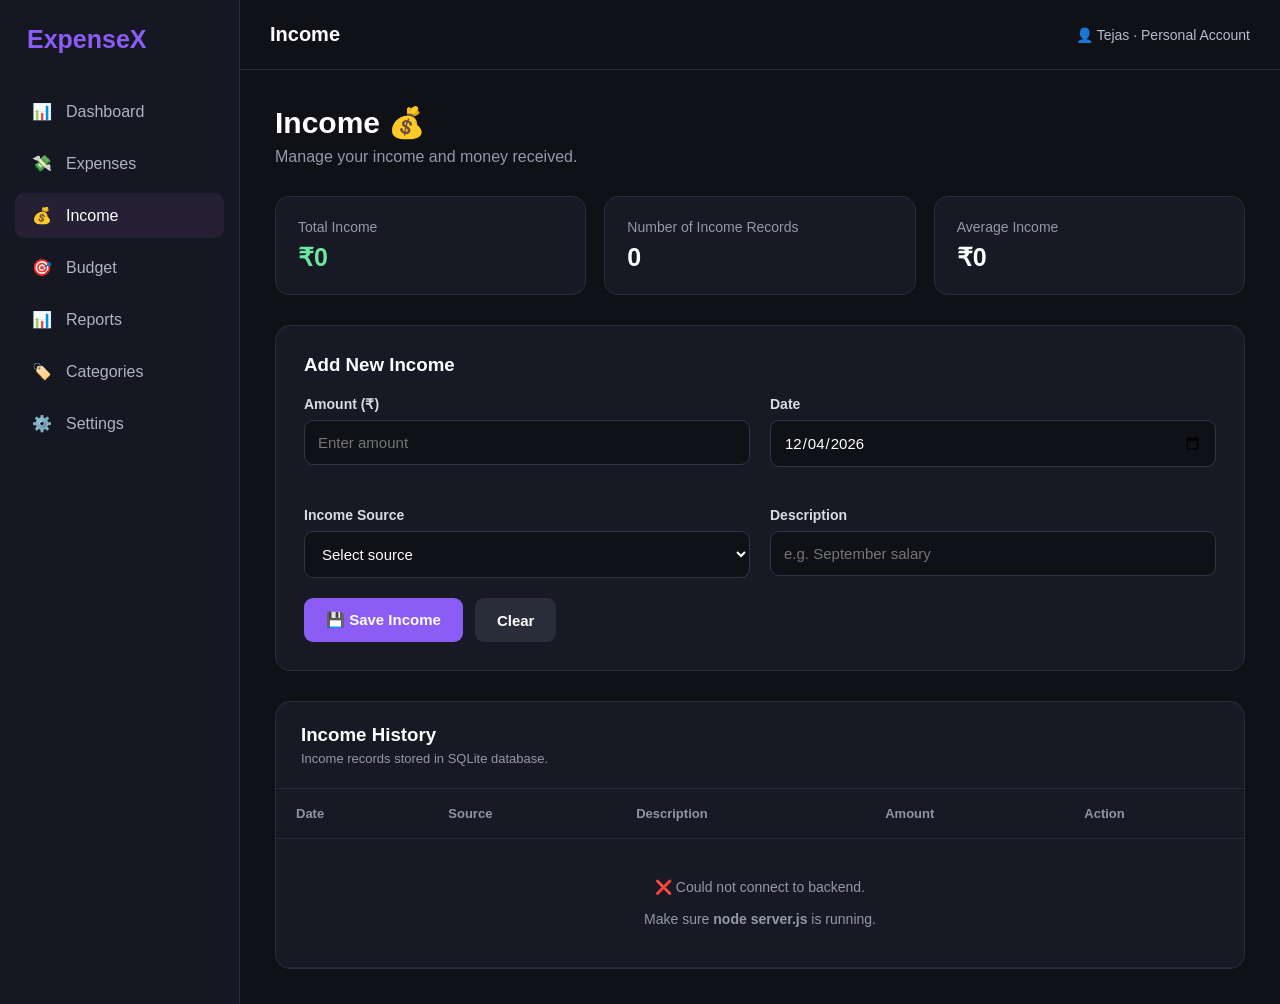
<file: income.html>
<!DOCTYPE html>
<html lang="en">

<head>

    <meta charset="UTF-8">

    <meta
        name="viewport"
        content="width=device-width, initial-scale=1.0"
    >

    <title>ExpenseX | Income</title>

    <style>

        * {
            box-sizing: border-box;
            margin: 0;
            padding: 0;
            font-family: Arial, sans-serif;
        }

        body {
            background: #0f1117;
            color: #ffffff;
            min-height: 100vh;
        }

        .layout {
            display: flex;
            min-height: 100vh;
        }

        /* SIDEBAR */

        .sidebar {
            width: 240px;
            background: #151823;
            border-right: 1px solid #292d3a;
            padding: 25px 15px;
        }

        .logo {
            font-size: 25px;
            font-weight: bold;
            color: #8b5cf6;
            margin-bottom: 35px;
            padding-left: 12px;
        }

        .nav-link {
            display: flex;
            align-items: center;
            gap: 12px;
            text-decoration: none;
            color: #aeb4c2;
            padding: 13px 14px;
            border-radius: 10px;
            margin-bottom: 7px;
        }

        .nav-link:hover,
        .nav-link.active {
            background: #252033;
            color: #ffffff;
        }

        .nav-icon {
            width: 25px;
            text-align: center;
        }

        /* MAIN */

        .main {
            flex: 1;
        }

        .topbar {
            height: 70px;
            border-bottom: 1px solid #292d3a;
            display: flex;
            justify-content: space-between;
            align-items: center;
            padding: 0 30px;
        }

        .topbar h2 {
            font-size: 20px;
        }

        .account {
            color: #b7bdca;
            font-size: 14px;
        }

        .content {
            padding: 35px;
        }

        .page-title {
            font-size: 30px;
            margin-bottom: 8px;
        }

        .page-subtitle {
            color: #9299a8;
            margin-bottom: 30px;
        }

        /* SUMMARY */

        .summary-grid {
            display: grid;
            grid-template-columns: repeat(3, 1fr);
            gap: 18px;
            margin-bottom: 30px;
        }

        .summary-card {
            background: #171a24;
            border: 1px solid #292d3a;
            border-radius: 14px;
            padding: 22px;
        }

        .summary-card p {
            color: #9299a8;
            font-size: 14px;
            margin-bottom: 8px;
        }

        .summary-card h3 {
            font-size: 25px;
        }

        .income-color {
            color: #6ee7a0;
        }

        /* FORM */

        .form-card {
            background: #171a24;
            border: 1px solid #292d3a;
            border-radius: 15px;
            padding: 28px;
            margin-bottom: 30px;
        }

        .form-card h3 {
            margin-bottom: 20px;
        }

        .form-grid {
            display: grid;
            grid-template-columns: 1fr 1fr;
            gap: 20px;
        }

        .form-group {
            margin-bottom: 20px;
        }

        .full {
            grid-column: 1 / -1;
        }

        label {
            display: block;
            margin-bottom: 8px;
            color: #d8dce5;
            font-size: 14px;
            font-weight: bold;
        }

        input,
        select,
        textarea {
            width: 100%;
            padding: 13px;
            background: #0f1117;
            border: 1px solid #303545;
            border-radius: 9px;
            color: white;
            outline: none;
            font-size: 15px;
        }

        input:focus,
        select:focus,
        textarea:focus {
            border-color: #8b5cf6;
        }

        select option {
            background: #171a24;
        }

        textarea {
            min-height: 90px;
            resize: vertical;
        }

        .button-row {
            display: flex;
            gap: 12px;
        }

        button {
            border: none;
            cursor: pointer;
            padding: 13px 22px;
            border-radius: 9px;
            font-weight: bold;
            font-size: 15px;
        }

        .save-btn {
            background: #8b5cf6;
            color: white;
        }

        .save-btn:hover {
            background: #7c3aed;
        }

        .save-btn:disabled {
            opacity: 0.6;
            cursor: not-allowed;
        }

        .clear-btn {
            background: #292d3a;
            color: white;
        }

        /* TABLE */

        .table-card {
            background: #171a24;
            border: 1px solid #292d3a;
            border-radius: 15px;
            overflow: hidden;
        }

        .table-header {
            padding: 22px 25px;
            border-bottom: 1px solid #292d3a;
        }

        .table-header h3 {
            margin-bottom: 5px;
        }

        .table-header p {
            color: #9299a8;
            font-size: 13px;
        }

        .table-wrapper {
            overflow-x: auto;
        }

        table {
            width: 100%;
            border-collapse: collapse;
        }

        th,
        td {
            padding: 17px 20px;
            text-align: left;
            border-bottom: 1px solid #252936;
        }

        th {
            color: #8e95a7;
            font-size: 13px;
        }

        td {
            font-size: 14px;
        }

        .amount {
            color: #6ee7a0;
            font-weight: bold;
        }

        .delete-btn {
            background: #3a1717;
            color: #ff8d8d;
            padding: 8px 12px;
            font-size: 12px;
        }

        .delete-btn:hover {
            background: #512020;
        }

        .empty {
            text-align: center;
            padding: 40px;
            color: #9299a8;
        }

        .message {
            display: none;
            padding: 12px;
            border-radius: 8px;
            margin-top: 15px;
            font-size: 14px;
        }

        .success {
            display: block;
            background: #123524;
            border: 1px solid #1e6b45;
            color: #6ee7a0;
        }

        .error {
            display: block;
            background: #3a1717;
            border: 1px solid #702626;
            color: #ff8d8d;
        }

        @media (max-width: 800px) {

            .sidebar {
                width: 190px;
            }

            .summary-grid {
                grid-template-columns: 1fr;
            }

            .form-grid {
                grid-template-columns: 1fr;
            }

            .full {
                grid-column: auto;
            }

            .content {
                padding: 20px;
            }

        }

    </style>

</head>


<body>


<div class="layout">


    <!-- SIDEBAR -->

    <aside class="sidebar">

        <div class="logo">
            ExpenseX
        </div>


        <a
            href="dashboard.html"
            class="nav-link"
        >
            <span class="nav-icon">📊</span>
            Dashboard
        </a>


        <a
            href="expenses.html"
            class="nav-link"
        >
            <span class="nav-icon">💸</span>
            Expenses
        </a>


        <a
            href="income.html"
            class="nav-link active"
        >
            <span class="nav-icon">💰</span>
            Income
        </a>


        <a
            href="budget.html"
            class="nav-link"
        >
            <span class="nav-icon">🎯</span>
            Budget
        </a>


        <a
            href="reports.html"
            class="nav-link"
        >
            <span class="nav-icon">📊</span>
            Reports
        </a>


        <a
            href="categories.html"
            class="nav-link"
        >
            <span class="nav-icon">🏷️</span>
            Categories
        </a>


        <a
            href="settings.html"
            class="nav-link"
        >
            <span class="nav-icon">⚙️</span>
            Settings
        </a>

    </aside>


    <!-- MAIN -->

    <main class="main">


        <div class="topbar">

            <h2>
                Income
            </h2>

            <div class="account">
                👤 Tejas · Personal Account
            </div>

        </div>


        <div class="content">


            <h1 class="page-title">
                Income 💰
            </h1>


            <p class="page-subtitle">
                Manage your income and money received.
            </p>


            <!-- SUMMARY -->

            <div class="summary-grid">


                <div class="summary-card">

                    <p>
                        Total Income
                    </p>

                    <h3
                        class="income-color"
                        id="totalIncome"
                    >
                        ₹0
                    </h3>

                </div>


                <div class="summary-card">

                    <p>
                        Number of Income Records
                    </p>

                    <h3 id="incomeCount">
                        0
                    </h3>

                </div>


                <div class="summary-card">

                    <p>
                        Average Income
                    </p>

                    <h3 id="averageIncome">
                        ₹0
                    </h3>

                </div>


            </div>


            <!-- ADD INCOME FORM -->

            <div class="form-card">

                <h3>
                    Add New Income
                </h3>


                <form id="incomeForm">


                    <div class="form-grid">


                        <div class="form-group">

                            <label for="incomeAmount">
                                Amount (₹)
                            </label>

                            <input
                                type="number"
                                id="incomeAmount"
                                min="1"
                                step="0.01"
                                placeholder="Enter amount"
                                required
                            >

                        </div>


                        <div class="form-group">

                            <label for="incomeDate">
                                Date
                            </label>

                            <input
                                type="date"
                                id="incomeDate"
                                required
                            >

                        </div>


                        <div class="form-group">

                            <label for="incomeSource">
                                Income Source
                            </label>

                            <select
                                id="incomeSource"
                                required
                            >

                                <option value="">
                                    Select source
                                </option>

                                <option value="Salary">
                                    Salary
                                </option>

                                <option value="Freelance">
                                    Freelance
                                </option>

                                <option value="Business">
                                    Business
                                </option>

                                <option value="Investment">
                                    Investment
                                </option>

                                <option value="Other">
                                    Other
                                </option>

                            </select>

                        </div>


                        <div class="form-group">

                            <label for="incomeDescription">
                                Description
                            </label>

                            <input
                                type="text"
                                id="incomeDescription"
                                placeholder="e.g. September salary"
                            >

                        </div>


                    </div>


                    <div class="button-row">

                        <button
                            type="submit"
                            class="save-btn"
                            id="saveIncomeButton"
                        >
                            💾 Save Income
                        </button>

                        <button
                            type="reset"
                            class="clear-btn"
                        >
                            Clear
                        </button>

                    </div>


                    <div
                        id="message"
                        class="message"
                    ></div>


                </form>

            </div>


            <!-- INCOME TABLE -->

            <div class="table-card">


                <div class="table-header">

                    <h3>
                        Income History
                    </h3>

                    <p>
                        Income records stored in SQLite database.
                    </p>

                </div>


                <div class="table-wrapper">

                    <table>

                        <thead>

                            <tr>

                                <th>
                                    Date
                                </th>

                                <th>
                                    Source
                                </th>

                                <th>
                                    Description
                                </th>

                                <th>
                                    Amount
                                </th>

                                <th>
                                    Action
                                </th>

                            </tr>

                        </thead>


                        <tbody id="incomeList">

                        </tbody>

                    </table>

                </div>

            </div>


        </div>

    </main>

</div>


<script>

document.addEventListener(
    "DOMContentLoaded",
    function () {


        /* =====================================================
           SET TODAY'S DATE
        ====================================================== */

        const dateInput =
            document.getElementById(
                "incomeDate"
            );


        if (dateInput) {

            dateInput.value =
                new Date()
                    .toISOString()
                    .split("T")[0];

        }


        /* =====================================================
           LOAD INCOME FROM SQLITE
        ====================================================== */

        loadIncome();


        /* =====================================================
           FORM SUBMIT
        ====================================================== */

        const form =
            document.getElementById(
                "incomeForm"
            );


        form.addEventListener(
            "submit",
            async function (event) {

                event.preventDefault();


                const amount =
                    document.getElementById(
                        "incomeAmount"
                    ).value;


                const date =
                    document.getElementById(
                        "incomeDate"
                    ).value;


                const source =
                    document.getElementById(
                        "incomeSource"
                    ).value;


                const description =
                    document.getElementById(
                        "incomeDescription"
                    ).value;


                const message =
                    document.getElementById(
                        "message"
                    );


                const saveButton =
                    document.getElementById(
                        "saveIncomeButton"
                    );


                /* VALIDATION */

                if (
                    !amount ||
                    Number(amount) <= 0
                ) {

                    showMessage(
                        "Please enter a valid amount.",
                        "error"
                    );

                    return;

                }


                if (!date) {

                    showMessage(
                        "Please select a date.",
                        "error"
                    );

                    return;

                }


                if (!source) {

                    showMessage(
                        "Please select an income source.",
                        "error"
                    );

                    return;

                }


                /* BUTTON */

                saveButton.disabled = true;

                saveButton.textContent =
                    "Saving...";


                /* DATA */

                const incomeData = {

                    amount:
                        Number(amount),

                    date:
                        date,

                    source:
                        source,

                    description:
                        description

                };


                try {


                    /* SEND TO SQLITE */

                    const response =
                        await fetch(
                            "https://expensex-0vsv.onrender.com/income",
                            {

                                method: "POST",

                                headers: {

                                    "Content-Type":
                                        "application/json"

                                },

                                body:
                                    JSON.stringify(
                                        incomeData
                                    )

                            }
                        );


                    const data =
                        await response.json();


                    if (!response.ok) {

                        throw new Error(
                            data.error ||
                            "Failed to save income."
                        );

                    }


                    /* SUCCESS */

                    showMessage(
                        "✅ Income saved successfully!",
                        "success"
                    );


                    /* CLEAR */

                    form.reset();


                    dateInput.value =
                        new Date()
                            .toISOString()
                            .split("T")[0];


                    /* RELOAD TABLE */

                    loadIncome();


                } catch (error) {

                    console.error(error);


                    showMessage(
                        "❌ Could not save income. Make sure the backend server is running.",
                        "error"
                    );

                }


                saveButton.disabled = false;

                saveButton.textContent =
                    "💾 Save Income";

            }
        );

    }
);


/* =====================================================
   LOAD INCOME
====================================================== */

async function loadIncome() {

    const list =
        document.getElementById(
            "incomeList"
        );


    try {


        const response =
            await fetch(
                "https://expensex-0vsv.onrender.com/income"
            );


        if (!response.ok) {

            throw new Error(
                "Failed to load income"
            );

        }


        const incomeData =
            await response.json();


        renderIncome(
            incomeData
        );


    } catch (error) {

        console.error(error);


        list.innerHTML = `

            <tr>

                <td
                    colspan="5"
                    class="empty"
                >

                    ❌ Could not connect to backend.

                    <br><br>

                    Make sure
                    <strong>
                        node server.js
                    </strong>
                    is running.

                </td>

            </tr>

        `;

    }

}


/* =====================================================
   RENDER INCOME
====================================================== */

function renderIncome(
    incomeData
) {

    const list =
        document.getElementById(
            "incomeList"
        );


    const total =
        incomeData.reduce(
            function (
                sum,
                item
            ) {

                return sum +
                    Number(
                        item.amount || 0
                    );

            },
            0
        );


    const count =
        incomeData.length;


    const average =
        count > 0
            ? total / count
            : 0;


    /* SUMMARY */

    document.getElementById(
        "totalIncome"
    ).textContent =
        formatRupees(total);


    document.getElementById(
        "incomeCount"
    ).textContent =
        count;


    document.getElementById(
        "averageIncome"
    ).textContent =
        formatRupees(average);


    /* EMPTY */

    if (incomeData.length === 0) {

        list.innerHTML = `

            <tr>

                <td
                    colspan="5"
                    class="empty"
                >

                    No income records yet.

                </td>

            </tr>

        `;

        return;

    }


    /* TABLE */

    list.innerHTML = "";


    incomeData.forEach(
        function (item) {

            const row =
                document.createElement(
                    "tr"
                );


            const date =
                document.createElement(
                    "td"
                );

            date.textContent =
                formatDate(
                    item.date
                );


            const source =
                document.createElement(
                    "td"
                );

            source.textContent =
                item.source ||
                "Other";


            const description =
                document.createElement(
                    "td"
                );

            description.textContent =
                item.description ||
                "-";


            const amount =
                document.createElement(
                    "td"
                );

            amount.className =
                "amount";


            amount.textContent =
                "+" +
                formatRupees(
                    item.amount
                );


            const action =
                document.createElement(
                    "td"
                );


            const deleteButton =
                document.createElement(
                    "button"
                );


            deleteButton.className =
                "delete-btn";


            deleteButton.textContent =
                "Delete";


            deleteButton.addEventListener(
                "click",
                function () {

                    deleteIncome(
                        item.id
                    );

                }
            );


            action.appendChild(
                deleteButton
            );


            row.appendChild(
                date
            );

            row.appendChild(
                source
            );

            row.appendChild(
                description
            );

            row.appendChild(
                amount
            );

            row.appendChild(
                action
            );


            list.appendChild(
                row
            );

        }
    );

}


/* =====================================================
   DELETE INCOME
====================================================== */

async function deleteIncome(id) {

    const confirmDelete =
        confirm(
            "Are you sure you want to delete this income?"
        );


    if (!confirmDelete) {

        return;

    }


    try {


        const response =
            await fetch(
                "https://expensex-0vsv.onrender.com/income/" +
                id,
                {

                    method: "DELETE"

                }
            );


        if (!response.ok) {

            throw new Error(
                "Delete failed"
            );

        }


        loadIncome();


    } catch (error) {

        console.error(error);


        alert(
            "Could not delete income."
        );

    }

}


/* =====================================================
   MESSAGE
====================================================== */

function showMessage(
    text,
    type
) {

    const message =
        document.getElementById(
            "message"
        );


    message.className =
        "message " +
        type;


    message.textContent =
        text;


    setTimeout(
        function () {

            message.className =
                "message";

        },
        3000
    );

}


/* =====================================================
   FORMAT RUPEES
====================================================== */

function formatRupees(
    amount
) {

    return "₹" +
        Number(
            amount
        ).toLocaleString(
            "en-IN",
            {
                maximumFractionDigits: 2
            }
        );

}


/* =====================================================
   FORMAT DATE
====================================================== */

function formatDate(
    dateString
) {

    if (!dateString) {

        return "-";

    }


    const date =
        new Date(
            dateString
        );


    if (
        isNaN(
            date.getTime()
        )
    ) {

        return dateString;

    }


    return date.toLocaleDateString(
        "en-IN",
        {
            day: "2-digit",
            month: "short",
            year: "numeric"
        }
    );

}

</script>


</body>

</html>
</file>
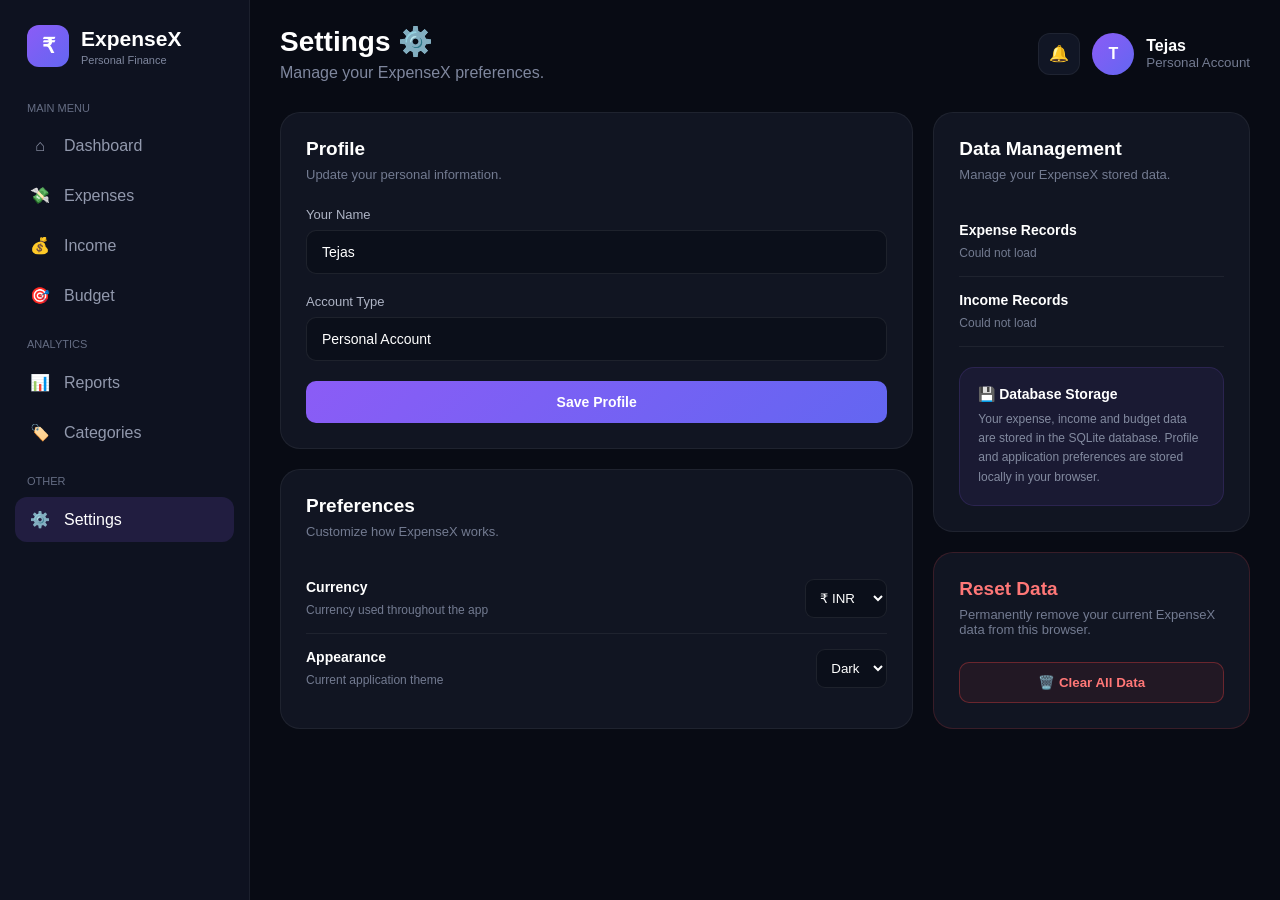
<file: settings.html>
<!DOCTYPE html>
<html lang="en">
<head>
    <meta charset="UTF-8">
    <meta name="viewport" content="width=device-width, initial-scale=1.0">
    <title>Settings - ExpenseX</title>

    <style>
        * {
            margin: 0;
            padding: 0;
            box-sizing: border-box;
            font-family: Arial, sans-serif;
        }

        body {
            background: #080b14;
            color: white;
        }

        .app {
            display: flex;
            min-height: 100vh;
        }

        /* SIDEBAR */
        .sidebar {
            width: 250px;
            background: #0e1220;
            border-right: 1px solid rgba(255,255,255,0.06);
            padding: 25px 15px;
            position: fixed;
            left: 0;
            top: 0;
            bottom: 0;
        }

        .logo {
            display: flex;
            align-items: center;
            gap: 12px;
            padding: 0 12px;
            margin-bottom: 35px;
        }

        .logo-icon {
            width: 42px;
            height: 42px;
            border-radius: 12px;
            background: linear-gradient(135deg,#8b5cf6,#6366f1);
            display: flex;
            align-items: center;
            justify-content: center;
            font-size: 21px;
            font-weight: bold;
        }

        .logo h2 {
            font-size: 21px;
        }

        .logo small {
            display: block;
            color: #7f879e;
            font-size: 11px;
            margin-top: 3px;
        }

        .menu-title {
            color: #656d83;
            font-size: 11px;
            text-transform: uppercase;
            margin: 20px 12px 10px;
        }

        .nav-link {
            display: flex;
            align-items: center;
            gap: 13px;
            padding: 13px 14px;
            margin: 5px 0;
            border-radius: 12px;
            color: #9299ad;
            text-decoration: none;
        }

        .nav-link:hover,
        .nav-link.active {
            background: rgba(139,92,246,0.15);
            color: white;
        }

        .nav-icon {
            width: 22px;
            text-align: center;
        }

        /* MAIN */
        .main {
            margin-left: 250px;
            width: calc(100% - 250px);
            padding: 25px 30px;
        }

        .mobile-menu {
            display: none;
        }

        .topbar {
            display: flex;
            justify-content: space-between;
            align-items: center;
            margin-bottom: 30px;
        }

        .topbar h1 {
            font-size: 28px;
        }

        .topbar p {
            color: #7f879e;
            margin-top: 6px;
        }

        .profile {
            display: flex;
            align-items: center;
            gap: 12px;
        }

        .bell {
            width: 42px;
            height: 42px;
            background: #111625;
            border: 1px solid rgba(255,255,255,0.06);
            border-radius: 12px;
            display: flex;
            align-items: center;
            justify-content: center;
        }

        .avatar {
            width: 42px;
            height: 42px;
            border-radius: 50%;
            background: linear-gradient(135deg,#8b5cf6,#6366f1);
            display: flex;
            align-items: center;
            justify-content: center;
            font-weight: bold;
        }

        /* SETTINGS */
        .settings-grid {
            display: grid;
            grid-template-columns: 2fr 1fr;
            gap: 20px;
        }

        .card {
            background: #111522;
            border: 1px solid rgba(255,255,255,0.06);
            border-radius: 20px;
            padding: 25px;
            margin-bottom: 20px;
        }

        .card h2 {
            font-size: 19px;
            margin-bottom: 7px;
        }

        .card-subtitle {
            color: #737b91;
            font-size: 13px;
            margin-bottom: 25px;
        }

        .form-group {
            margin-bottom: 20px;
        }

        .form-group label {
            display: block;
            color: #aeb4c5;
            font-size: 13px;
            margin-bottom: 8px;
        }

        .input {
            width: 100%;
            padding: 13px 15px;
            background: #0b0f1a;
            border: 1px solid rgba(255,255,255,0.08);
            border-radius: 10px;
            color: white;
            outline: none;
            font-size: 14px;
        }

        .input:focus {
            border-color: #8b5cf6;
        }

        .save-btn {
            width: 100%;
            padding: 13px;
            border: none;
            border-radius: 10px;
            background: linear-gradient(135deg,#8b5cf6,#6366f1);
            color: white;
            font-size: 14px;
            font-weight: bold;
            cursor: pointer;
        }

        .save-btn:hover {
            opacity: 0.9;
        }

        .message {
            color: #55d887;
            font-size: 13px;
            margin-top: 12px;
            display: none;
        }

        /* OPTION */
        .option-row {
            display: flex;
            align-items: center;
            justify-content: space-between;
            gap: 20px;
            padding: 15px 0;
            border-bottom: 1px solid rgba(255,255,255,0.06);
        }

        .option-row:last-child {
            border-bottom: none;
        }

        .option-info strong {
            display: block;
            font-size: 14px;
            margin-bottom: 5px;
        }

        .option-info small {
            color: #737b91;
            font-size: 12px;
        }

        select {
            background: #0b0f1a;
            color: white;
            border: 1px solid rgba(255,255,255,0.08);
            border-radius: 9px;
            padding: 10px;
            outline: none;
        }

        /* DANGER */
        .danger-card {
            border-color: rgba(239,68,68,0.18);
        }

        .danger-card h2 {
            color: #ff7777;
        }

        .danger-btn {
            width: 100%;
            padding: 12px;
            border: 1px solid rgba(239,68,68,0.35);
            border-radius: 10px;
            background: rgba(239,68,68,0.08);
            color: #ff7777;
            cursor: pointer;
            font-weight: bold;
        }

        .danger-btn:hover {
            background: rgba(239,68,68,0.15);
        }

        .info-box {
            background: rgba(139,92,246,0.08);
            border: 1px solid rgba(139,92,246,0.15);
            border-radius: 15px;
            padding: 18px;
            margin-top: 20px;
        }

        .info-box h3 {
            font-size: 14px;
            margin-bottom: 8px;
        }

        .info-box p {
            color: #838ba0;
            font-size: 12px;
            line-height: 1.6;
        }

        /* MOBILE */
        @media(max-width: 900px) {
            .settings-grid {
                grid-template-columns: 1fr;
            }
        }

        @media(max-width: 700px) {
            .sidebar {
                transform: translateX(-100%);
                transition: 0.3s;
                z-index: 100;
            }

            .sidebar.show {
                transform: translateX(0);
            }

            .main {
                margin-left: 0;
                width: 100%;
                padding: 20px 15px;
            }

            .mobile-menu {
                display: block;
                background: #111522;
                border: none;
                color: white;
                padding: 10px 13px;
                border-radius: 10px;
                font-size: 18px;
                margin-bottom: 15px;
            }

            .profile {
                display: none;
            }

            .topbar h1 {
                font-size: 23px;
            }
        }
    </style>
</head>

<body>

<div class="app">

    <!-- SIDEBAR -->
    <aside class="sidebar" id="sidebar">

        <div class="logo">
            <div class="logo-icon">₹</div>

            <div>
                <h2>ExpenseX</h2>
                <small>Personal Finance</small>
            </div>
        </div>

        <div class="menu-title">Main Menu</div>

        <a href="dashboard.html" class="nav-link">
            <span class="nav-icon">⌂</span>
            Dashboard
        </a>

        <a href="expenses.html" class="nav-link">
            <span class="nav-icon">💸</span>
            Expenses
        </a>

        <a href="income.html" class="nav-link">
            <span class="nav-icon">💰</span>
            Income
        </a>

        <a href="budget.html" class="nav-link">
            <span class="nav-icon">🎯</span>
            Budget
        </a>

        <div class="menu-title">Analytics</div>

        <a href="reports.html" class="nav-link">
            <span class="nav-icon">📊</span>
            Reports
        </a>

        <a href="categories.html" class="nav-link">
            <span class="nav-icon">🏷️</span>
            Categories
        </a>

        <div class="menu-title">Other</div>

        <a href="settings.html" class="nav-link active">
            <span class="nav-icon">⚙️</span>
            Settings
        </a>

    </aside>


    <!-- MAIN -->
    <main class="main">

        <button class="mobile-menu" id="mobileMenu">
            ☰
        </button>

        <div class="topbar">

            <div>
                <h1>Settings ⚙️</h1>

                <p>
                    Manage your ExpenseX preferences.
                </p>
            </div>

            <div class="profile">

                <div class="bell">
                    🔔
                </div>

                <div class="avatar">
                    T
                </div>

                <div>
                    <strong id="topName">Tejas</strong>

                    <small
                        style="display:block;color:#737b91;"
                    >
                        Personal Account
                    </small>
                </div>

            </div>

        </div>


        <div class="settings-grid">

            <!-- LEFT -->
            <div>

                <!-- PROFILE -->
                <div class="card">

                    <h2>Profile</h2>

                    <p class="card-subtitle">
                        Update your personal information.
                    </p>

                    <form id="profileForm">

                        <div class="form-group">

                            <label>
                                Your Name
                            </label>

                            <input
                                type="text"
                                id="nameInput"
                                class="input"
                                placeholder="Enter your name"
                                value="Tejas"
                                required
                            >

                        </div>


                        <div class="form-group">

                            <label>
                                Account Type
                            </label>

                            <input
                                type="text"
                                id="accountInput"
                                class="input"
                                placeholder="Account type"
                                value="Personal Account"
                            >

                        </div>


                        <button
                            type="submit"
                            class="save-btn"
                        >
                            Save Profile
                        </button>

                        <div
                            class="message"
                            id="profileMessage"
                        >
                            Profile saved successfully!
                        </div>

                    </form>

                </div>


                <!-- PREFERENCES -->
                <div class="card">

                    <h2>Preferences</h2>

                    <p class="card-subtitle">
                        Customize how ExpenseX works.
                    </p>


                    <div class="option-row">

                        <div class="option-info">

                            <strong>
                                Currency
                            </strong>

                            <small>
                                Currency used throughout the app
                            </small>

                        </div>

                        <select id="currencySelect">

                            <option value="INR">
                                ₹ INR
                            </option>

                            <option value="USD">
                                $ USD
                            </option>

                            <option value="EUR">
                                € EUR
                            </option>

                        </select>

                    </div>


                    <div class="option-row">

                        <div class="option-info">

                            <strong>
                                Appearance
                            </strong>

                            <small>
                                Current application theme
                            </small>

                        </div>

                        <select id="themeSelect">

                            <option value="dark">
                                Dark
                            </option>

                            <option value="light">
                                Light
                            </option>

                        </select>

                    </div>

                </div>

            </div>


            <!-- RIGHT -->
            <div>

                <!-- DATA -->
                <div class="card">

                    <h2>Data Management</h2>

                    <p class="card-subtitle">
                        Manage your ExpenseX stored data.
                    </p>


                    <div class="option-row">

                        <div class="option-info">

                            <strong>
                                Expense Records
                            </strong>

                            <small id="expenseCount">
                                0 records
                            </small>

                        </div>

                    </div>


                    <div class="option-row">

                        <div class="option-info">

                            <strong>
                                Income Records
                            </strong>

                            <small id="incomeCount">
                                0 records
                            </small>

                        </div>

                    </div>


                    <div class="info-box">

<h3>
    💾 Database Storage
</h3>

<p>
    Your expense, income and budget data
    are stored in the SQLite database.
    Profile and application preferences
    are stored locally in your browser.
</p>                   
 </div>

                </div>


                <!-- DANGER -->
                <div class="card danger-card">

                    <h2>Reset Data</h2>

                    <p class="card-subtitle">
                        Permanently remove your current
                        ExpenseX data from this browser.
                    </p>

                    <button
                        class="danger-btn"
                        id="resetButton"
                    >
                        🗑️ Clear All Data
                    </button>

                </div>

            </div>

        </div>

    </main>

</div>


<script>

const API_URL = "https://expensex-0vsv.onrender.com";


// =====================================================
// LOAD SETTINGS
// =====================================================

const savedName =
    localStorage.getItem("expenseXName") ||
    "Tejas";

const savedAccount =
    localStorage.getItem("expenseXAccount") ||
    "Personal Account";

const savedCurrency =
    localStorage.getItem("expenseXCurrency") ||
    "INR";

const savedTheme =
    localStorage.getItem("expenseXTheme") ||
    "dark";


// Set profile values
document.getElementById("nameInput").value =
    savedName;

document.getElementById("accountInput").value =
    savedAccount;

document.getElementById("currencySelect").value =
    savedCurrency;

document.getElementById("themeSelect").value =
    savedTheme;

document.getElementById("topName").textContent =
    savedName;


// =====================================================
// LOAD DATABASE RECORD COUNTS
// =====================================================

async function loadRecordCounts() {

    try {

        // Get expenses from SQLite
        const expenseResponse =
            await fetch(`${API_URL}/expenses`);


        if (!expenseResponse.ok) {
            throw new Error("Could not load expenses");
        }


        const expenses =
            await expenseResponse.json();


        // Get income from SQLite
        const incomeResponse =
            await fetch(`${API_URL}/income`);


        if (!incomeResponse.ok) {
            throw new Error("Could not load income");
        }


        const incomes =
            await incomeResponse.json();


        // Display expense count
        document.getElementById(
            "expenseCount"
        ).textContent =
            expenses.length +
            (
                expenses.length === 1
                    ? " record"
                    : " records"
            );


        // Display income count
        document.getElementById(
            "incomeCount"
        ).textContent =
            incomes.length +
            (
                incomes.length === 1
                    ? " record"
                    : " records"
            );


    } catch (error) {

        console.error(
            "Record count error:",
            error
        );


        document.getElementById(
            "expenseCount"
        ).textContent =
            "Could not load";


        document.getElementById(
            "incomeCount"
        ).textContent =
            "Could not load";

    }

}


// =====================================================
// PROFILE SAVE
// =====================================================

document
    .getElementById("profileForm")
    .addEventListener(
        "submit",
        function(event) {

            event.preventDefault();


            const name =
                document
                    .getElementById("nameInput")
                    .value
                    .trim();


            const account =
                document
                    .getElementById("accountInput")
                    .value
                    .trim();


            localStorage.setItem(
                "expenseXName",
                name || "Tejas"
            );


            localStorage.setItem(
                "expenseXAccount",
                account || "Personal Account"
            );


            document.getElementById(
                "topName"
            ).textContent =
                name || "Tejas";


            const message =
                document.getElementById(
                    "profileMessage"
                );


            message.textContent =
                "Profile saved successfully!";


            message.style.display =
                "block";


            setTimeout(
                () => {

                    message.style.display =
                        "none";

                },
                2500
            );

        }
    );


// =====================================================
// CURRENCY
// =====================================================

document
    .getElementById("currencySelect")
    .addEventListener(
        "change",
        function() {

            localStorage.setItem(
                "expenseXCurrency",
                this.value
            );

        }
    );


// =====================================================
// THEME
// =====================================================

document
    .getElementById("themeSelect")
    .addEventListener(
        "change",
        function() {

            localStorage.setItem(
                "expenseXTheme",
                this.value
            );


            if (this.value === "light") {

                alert(
                    "Light theme preference saved. Full light-theme support can be added later."
                );

            }

        }
    );


// =====================================================
// RESET ALL DATABASE DATA
// =====================================================

document
    .getElementById("resetButton")
    .addEventListener(
        "click",
        async function() {


            const confirmReset =
                confirm(
                    "Are you sure you want to delete all ExpenseX income, expense and budget data?"
                );


            if (!confirmReset) {
                return;
            }


            try {

                // -----------------------------------------
                // DELETE ALL EXPENSES
                // -----------------------------------------

                const expenseResponse =
                    await fetch(
                        `${API_URL}/expenses`,
                        {
                            method: "DELETE"
                        }
                    );


                if (!expenseResponse.ok) {

                    throw new Error(
                        "Could not delete expenses"
                    );

                }


                // -----------------------------------------
                // DELETE ALL INCOME
                // -----------------------------------------

                const incomeResponse =
                    await fetch(
                        `${API_URL}/income`,
                        {
                            method: "DELETE"
                        }
                    );


                if (!incomeResponse.ok) {

                    throw new Error(
                        "Could not delete income"
                    );

                }


                // -----------------------------------------
                // RESET BUDGET
                // -----------------------------------------

                const budgetResponse =
                    await fetch(
                        `${API_URL}/budget`,
                        {
                            method: "POST",

                            headers: {
                                "Content-Type":
                                    "application/json"
                            },

                            body: JSON.stringify({
                                amount: 0
                            })
                        }
                    );


                if (!budgetResponse.ok) {

                    throw new Error(
                        "Could not reset budget"
                    );

                }


                // Remove old localStorage financial data
                localStorage.removeItem(
                    "expenseXExpenses"
                );

                localStorage.removeItem(
                    "incomeData"
                );

                localStorage.removeItem(
                    "monthlyBudget"
                );


                alert(
                    "All financial data has been cleared successfully."
                );


                // Reload page
                location.reload();


            } catch (error) {

                console.error(
                    "Reset data error:",
                    error
                );


                alert(
                    "Could not reset data. Make sure server.js is running."
                );

            }

        }
    );


// =====================================================
// MOBILE MENU
// =====================================================

document
    .getElementById("mobileMenu")
    .addEventListener(
        "click",
        function() {

            document
                .getElementById("sidebar")
                .classList.toggle("show");

        }
    );


// =====================================================
// START SETTINGS PAGE
// =====================================================

loadRecordCounts();

</script>

</body>
</html>
</file>
<file: style.css>
/* =========================================================
   EXPENSEX - PERSONAL EXPENSE TRACKER
   COMPLETE MODERN DARK UI CSS
========================================================= */


/* =========================================================
   RESET
========================================================= */

* {
    margin: 0;
    padding: 0;
    box-sizing: border-box;
}

html {
    scroll-behavior: smooth;
}

body {
    font-family: "Inter", Arial, sans-serif;
    background: #090b14;
    color: #f5f7ff;
}

button,
input,
select,
textarea {
    font-family: inherit;
}

button {
    cursor: pointer;
}

a {
    text-decoration: none;
}

img {
    max-width: 100%;
}


/* =========================================================
   VARIABLES
========================================================= */

:root {

    --bg: #090b14;
    --sidebar: #0d101b;

    --card: #111522;
    --card-hover: #151a2a;

    --border: rgba(255, 255, 255, 0.07);

    --text: #f5f7ff;
    --text-light: #c5cada;
    --muted: #858ca3;
    --muted-dark: #555c72;

    --purple: #8b5cf6;
    --purple-light: #a78bfa;

    --blue: #5b8cff;
    --green: #35d39a;
    --red: #ff657a;
    --yellow: #f7c65f;

}


/* =========================================================
   MAIN APP
========================================================= */

.app {
    min-height: 100vh;
    display: flex;
}


/* =========================================================
   SIDEBAR
========================================================= */

.sidebar {

    width: 255px;
    height: 100vh;

    position: fixed;
    top: 0;
    left: 0;

    z-index: 1000;

    padding: 28px 18px;

    display: flex;
    flex-direction: column;

    background:
        radial-gradient(
            circle at 20% 0%,
            rgba(139, 92, 246, 0.13),
            transparent 30%
        ),
        var(--sidebar);

    border-right: 1px solid var(--border);
}


/* =========================================================
   BRAND
========================================================= */

.brand {

    display: flex;
    align-items: center;

    gap: 12px;

    padding: 0 10px;

    margin-bottom: 45px;
}

.brand-icon {

    width: 42px;
    height: 42px;

    display: flex;
    align-items: center;
    justify-content: center;

    border-radius: 13px;

    background:
        linear-gradient(
            135deg,
            var(--purple),
            var(--blue)
        );

    color: white;

    font-size: 20px;
    font-weight: 800;

    box-shadow:
        0 10px 30px rgba(139, 92, 246, 0.3);
}

.brand h2 {

    font-size: 20px;

    letter-spacing: -0.5px;

    color: white;
}

.brand h2 span {
    color: var(--purple-light);
}

.brand small {

    display: block;

    margin-top: 3px;

    color: var(--muted);

    font-size: 10px;
}


/* =========================================================
   MENU TITLE
========================================================= */

.menu-title {

    color: var(--muted-dark);

    font-size: 10px;

    font-weight: 700;

    letter-spacing: 1.5px;

    padding: 0 12px;

    margin-bottom: 12px;
}


/* =========================================================
   SIDEBAR MENU
========================================================= */

.sidebar-menu {

    display: flex;
    flex-direction: column;

    gap: 5px;

    margin-bottom: 28px;
}

.menu-item {

    position: relative;

    display: flex;
    align-items: center;

    gap: 14px;

    padding: 13px 14px;

    border-radius: 12px;

    color: #81889e;

    font-size: 13px;

    font-weight: 500;

    transition: all 0.25s ease;
}

.menu-item span {

    width: 20px;

    text-align: center;

    font-size: 18px;
}

.menu-item:hover {

    color: white;

    background: rgba(255, 255, 255, 0.04);

    transform: translateX(2px);
}

.menu-item.active {

    color: white;

    background:
        linear-gradient(
            90deg,
            rgba(139, 92, 246, 0.18),
            rgba(139, 92, 246, 0.03)
        );
}

.menu-item.active::before {

    content: "";

    position: absolute;

    left: -18px;

    top: 50%;

    transform: translateY(-50%);

    width: 3px;

    height: 25px;

    border-radius: 0 5px 5px 0;

    background: var(--purple-light);

    box-shadow:
        0 0 15px rgba(139, 92, 246, 0.5);
}

.logout:hover {
    color: var(--red);
}


/* =========================================================
   SIDEBAR BOTTOM
========================================================= */

.sidebar-bottom {
    margin-top: auto;
}

.upgrade-card {

    padding: 18px;

    border-radius: 15px;

    background:
        linear-gradient(
            135deg,
            rgba(139, 92, 246, 0.15),
            rgba(91, 140, 255, 0.05)
        );

    border: 1px solid rgba(139, 92, 246, 0.15);
}

.upgrade-icon {

    width: 32px;
    height: 32px;

    display: flex;
    align-items: center;
    justify-content: center;

    margin-bottom: 12px;

    border-radius: 10px;

    background: rgba(139, 92, 246, 0.15);

    color: var(--purple-light);

    font-size: 15px;
}

.upgrade-card h4 {

    font-size: 13px;

    margin-bottom: 5px;
}

.upgrade-card p {

    color: var(--muted);

    font-size: 10px;

    line-height: 1.5;
}


/* =========================================================
   MAIN CONTENT
========================================================= */

.main {

    width: calc(100% - 255px);

    min-height: 100vh;

    margin-left: 255px;

    padding: 35px 42px;

    background:
        radial-gradient(
            circle at 80% -10%,
            rgba(91, 140, 255, 0.08),
            transparent 25%
        );
}


/* =========================================================
   TOP BAR
========================================================= */

.topbar {

    display: flex;

    align-items: center;
    justify-content: space-between;

    margin-bottom: 32px;
}

.welcome h1 {

    font-size: 24px;

    letter-spacing: -0.7px;

    margin-bottom: 6px;
}

.welcome p {

    color: var(--muted);

    font-size: 13px;
}

.top-actions {

    display: flex;

    align-items: center;

    gap: 18px;
}


/* =========================================================
   NOTIFICATION
========================================================= */

.icon-button {

    position: relative;

    width: 42px;
    height: 42px;

    border: 1px solid var(--border);

    border-radius: 12px;

    background: var(--card);

    color: white;

    transition: 0.2s;
}

.icon-button:hover {

    background: var(--card-hover);

    border-color:
        rgba(139, 92, 246, 0.25);
}

.notification-dot {

    position: absolute;

    top: 9px;
    right: 9px;

    width: 6px;
    height: 6px;

    border-radius: 50%;

    background: var(--red);

    box-shadow:
        0 0 8px var(--red);
}


/* =========================================================
   PROFILE
========================================================= */

.profile {

    display: flex;

    align-items: center;

    gap: 10px;
}

.avatar {

    width: 40px;
    height: 40px;

    display: flex;

    align-items: center;
    justify-content: center;

    border-radius: 12px;

    background:
        linear-gradient(
            135deg,
            var(--purple),
            var(--blue)
        );

    font-weight: 700;

    color: white;
}

.profile-info {

    display: flex;

    flex-direction: column;

    gap: 3px;
}

.profile-info strong {

    font-size: 12px;
}

.profile-info small {

    color: var(--muted);

    font-size: 9px;
}

.arrow {

    color: var(--muted);

    font-size: 15px;
}


/* =========================================================
   BALANCE HERO
========================================================= */

.balance-hero {

    position: relative;

    min-height: 220px;

    overflow: hidden;

    padding: 32px 35px;

    margin-bottom: 22px;

    border-radius: 24px;

    background:
        radial-gradient(
            circle at 85% 20%,
            rgba(167, 139, 250, 0.4),
            transparent 28%
        ),
        linear-gradient(
            120deg,
            #392078,
            #25204d 55%,
            #18264e
        );

    border: 1px solid rgba(255, 255, 255, 0.08);

    box-shadow:
        0 25px 70px rgba(0, 0, 0, 0.2);
}

.balance-content {

    position: relative;

    z-index: 3;
}

.balance-label {

    display: flex;

    align-items: center;

    gap: 8px;

    margin-bottom: 12px;

    color: #c9c2e6;

    font-size: 10px;

    font-weight: 700;

    letter-spacing: 1.5px;
}

.balance-dot {

    width: 7px;
    height: 7px;

    border-radius: 50%;

    background: var(--green);

    box-shadow:
        0 0 10px var(--green);
}

.balance-content h2 {

    font-size: 44px;

    letter-spacing: -2px;

    margin-bottom: 12px;
}

.balance-content h2 span {

    color: #aaa3c8;

    font-size: 25px;
}

.balance-change {

    display: flex;

    align-items: center;

    gap: 8px;
}

.balance-change span {

    color: #66e0ae;

    font-size: 11px;

    font-weight: 700;
}

.balance-change p {

    color: #aaa3c8;

    font-size: 11px;
}


/* =========================================================
   HERO BUTTON
========================================================= */

.hero-button {

    position: absolute;

    right: 32px;
    bottom: 30px;

    z-index: 4;

    border: none;

    padding: 12px 18px;

    border-radius: 10px;

    background: white;

    color: #28184f;

    font-size: 11px;

    font-weight: 700;

    transition: 0.25s;
}

.hero-button:hover {

    transform: translateY(-2px);

    box-shadow:
        0 10px 25px rgba(0, 0, 0, 0.25);
}


/* =========================================================
   HERO DECORATION
========================================================= */

.balance-decoration {

    position: absolute;

    right: 5%;
    top: 0;

    width: 300px;
    height: 100%;

    pointer-events: none;
}

.circle {

    position: absolute;

    border-radius: 50%;

    border:
        1px solid rgba(255, 255, 255, 0.08);
}

.circle-one {

    width: 240px;
    height: 240px;

    right: 0;
    top: -80px;
}

.circle-two {

    width: 180px;
    height: 180px;

    right: 40px;
    top: -50px;
}

.floating-symbol {

    position: absolute;

    right: 90px;
    top: 65px;

    width: 70px;
    height: 70px;

    display: flex;

    align-items: center;
    justify-content: center;

    border-radius: 22px;

    background:
        rgba(255, 255, 255, 0.08);

    backdrop-filter: blur(10px);

    color: rgba(255, 255, 255, 0.7);

    font-size: 30px;

    transform: rotate(10deg);
}


/* =========================================================
   STAT GRID
========================================================= */

.stats-grid {

    display: grid;

    grid-template-columns:
        repeat(4, 1fr);

    gap: 15px;

    margin-bottom: 22px;
}


/* =========================================================
   STAT CARD
========================================================= */

.stat-card {

    padding: 20px;

    border-radius: 18px;

    background: var(--card);

    border: 1px solid var(--border);

    transition: 0.25s;
}

.stat-card:hover {

    transform: translateY(-3px);

    background: var(--card-hover);

    border-color:
        rgba(139, 92, 246, 0.25);

    box-shadow:
        0 15px 35px rgba(0, 0, 0, 0.15);
}

.stat-top {

    display: flex;

    align-items: center;

    justify-content: space-between;

    margin-bottom: 18px;
}


/* =========================================================
   STAT ICONS
========================================================= */

.stat-icon {

    width: 36px;
    height: 36px;

    display: flex;

    align-items: center;
    justify-content: center;

    border-radius: 11px;

    font-size: 17px;
}

.stat-icon.income {

    color: var(--green);

    background:
        rgba(53, 211, 154, 0.1);
}

.stat-icon.expense {

    color: var(--red);

    background:
        rgba(255, 101, 122, 0.1);
}

.stat-icon.saving {

    color: var(--purple-light);

    background:
        rgba(139, 92, 246, 0.1);
}

.stat-icon.budget {

    color: var(--yellow);

    background:
        rgba(247, 198, 95, 0.1);
}


/* =========================================================
   STAT PERCENT
========================================================= */

.stat-percent {

    padding: 5px 8px;

    border-radius: 6px;

    background:
        rgba(255, 255, 255, 0.04);

    color: var(--muted);

    font-size: 10px;
}

.stat-percent.positive {

    color: var(--green);

    background:
        rgba(53, 211, 154, 0.08);
}

.stat-percent.negative {

    color: var(--red);

    background:
        rgba(255, 101, 122, 0.08);
}


/* =========================================================
   STAT TEXT
========================================================= */

.stat-card p {

    color: var(--muted);

    font-size: 11px;

    margin-bottom: 6px;
}

.stat-card h3 {

    font-size: 22px;

    letter-spacing: -0.5px;

    margin-bottom: 6px;
}

.stat-card > small {

    color: var(--muted-dark);

    font-size: 9px;
}


/* =========================================================
   PROGRESS
========================================================= */

.progress {

    width: 100%;

    height: 5px;

    margin-top: 14px;

    overflow: hidden;

    border-radius: 10px;

    background: #202535;
}

.progress-fill {

    width: 62%;

    height: 100%;

    border-radius: 10px;

    background:
        linear-gradient(
            90deg,
            var(--yellow),
            #ff9f43
        );
}


/* =========================================================
   ANALYTICS GRID
========================================================= */

.analytics-grid {

    display: grid;

    grid-template-columns: 1.8fr 1fr;

    gap: 15px;

    margin-bottom: 22px;
}


/* =========================================================
   PANEL
========================================================= */

.panel {

    padding: 23px;

    border-radius: 18px;

    background: var(--card);

    border: 1px solid var(--border);
}

.panel-header {

    display: flex;

    align-items: flex-start;

    justify-content: space-between;

    margin-bottom: 20px;
}

.panel-header h3 {

    font-size: 14px;

    margin-bottom: 5px;
}

.panel-header p {

    color: var(--muted);

    font-size: 10px;
}


/* =========================================================
   PERIOD SELECT
========================================================= */

.period-select {

    padding: 8px 10px;

    border: 1px solid var(--border);

    border-radius: 8px;

    outline: none;

    background: #191e2c;

    color: #9da4ba;

    font-size: 10px;
}


/* =========================================================
   CHART
========================================================= */

.chart-wrapper {

    height: 285px;

    position: relative;
}


/* =========================================================
   CATEGORY CHART
========================================================= */

.donut-wrapper {

    position: relative;

    height: 170px;

    display: flex;

    justify-content: center;
}

.donut-wrapper canvas {

    max-width: 180px;
}

.donut-center {

    position: absolute;

    top: 52px;

    display: flex;

    flex-direction: column;

    align-items: center;
}

.donut-center strong {

    font-size: 19px;
}

.donut-center span {

    color: var(--muted);

    font-size: 9px;

    margin-top: 3px;
}


/* =========================================================
   CATEGORY LIST
========================================================= */

.category-list {

    margin-top: 12px;
}

.category-row {

    display: flex;

    align-items: center;

    justify-content: space-between;

    padding: 8px 0;

    border-bottom:
        1px solid rgba(255, 255, 255, 0.04);

    font-size: 10px;
}

.category-row span {

    display: flex;

    align-items: center;

    gap: 8px;

    color: #a5abc0;
}

.category-row strong {

    font-size: 10px;
}


/* =========================================================
   CATEGORY DOTS
========================================================= */

.category-dot {

    width: 7px;
    height: 7px;

    display: inline-block;

    border-radius: 50%;
}

.food-dot {
    background: #8b5cf6;
}

.transport-dot {
    background: #5b8cff;
}

.bills-dot {
    background: #35d39a;
}

.shopping-dot {
    background: #f7c65f;
}


/* =========================================================
   MORE BUTTON
========================================================= */

.more-button {

    border: none;

    background: transparent;

    color: var(--muted);

    font-size: 15px;
}


/* =========================================================
   TRANSACTIONS
========================================================= */

.transactions-panel {

    margin-bottom: 30px;
}

.view-link {

    color: var(--purple-light);

    font-size: 10px;

    transition: 0.2s;
}

.view-link:hover {

    color: white;
}


/* =========================================================
   TRANSACTION ITEM
========================================================= */

.transactions {

    display: flex;

    flex-direction: column;
}

.transaction {

    display: flex;

    align-items: center;

    gap: 13px;

    padding: 13px 0;

    border-bottom:
        1px solid rgba(255, 255, 255, 0.04);
}

.transaction:last-child {

    border-bottom: none;
}


/* =========================================================
   TRANSACTION ICON
========================================================= */

.transaction-icon {

    width: 42px;
    height: 42px;

    display: flex;

    align-items: center;
    justify-content: center;

    border-radius: 12px;

    font-size: 18px;
}

.food-icon {
    background: rgba(139, 92, 246, 0.1);
}

.transport-icon {
    background: rgba(91, 140, 255, 0.1);
}

.bills-icon {
    background: rgba(53, 211, 154, 0.1);
}

.income-icon {
    background: rgba(247, 198, 95, 0.1);
}


/* =========================================================
   TRANSACTION INFO
========================================================= */

.transaction-info {

    flex: 1;

    display: flex;

    flex-direction: column;

    gap: 4px;
}

.transaction-info strong {

    font-size: 11px;
}

.transaction-info span {

    color: var(--muted);

    font-size: 9px;
}


/* =========================================================
   TRANSACTION AMOUNT
========================================================= */

.transaction-amount {

    font-size: 11px;
}

.expense-amount {
    color: var(--red);
}

.income-amount {
    color: var(--green);
}


/* =========================================================
   MOBILE MENU
========================================================= */

.mobile-menu {

    display: none;

    width: 40px;
    height: 40px;

    border: 1px solid var(--border);

    border-radius: 10px;

    background: var(--card);

    color: white;

    font-size: 18px;
}


/* =========================================================
   MODAL
========================================================= */

.modal-overlay {

    position: fixed;

    inset: 0;

    z-index: 9999;

    display: none;

    align-items: center;
    justify-content: center;

    background:
        rgba(0, 0, 0, 0.7);

    backdrop-filter: blur(8px);
}

.modal-overlay.show {

    display: flex;
}

.modal {

    position: relative;

    width: 400px;

    max-width: calc(100% - 30px);

    padding: 30px;

    border-radius: 22px;

    background: #111522;

    border: 1px solid var(--border);

    box-shadow:
        0 30px 80px rgba(0, 0, 0, 0.5);

    animation: modalIn 0.25s ease;
}

@keyframes modalIn {

    from {

        opacity: 0;

        transform:
            translateY(15px)
            scale(0.97);
    }

    to {

        opacity: 1;

        transform:
            translateY(0)
            scale(1);
    }
}

.modal-close {

    position: absolute;

    top: 15px;
    right: 15px;

    width: 32px;
    height: 32px;

    border: none;

    border-radius: 8px;

    background:
        rgba(255, 255, 255, 0.05);

    color: white;

    font-size: 20px;
}

.modal-icon {

    width: 48px;
    height: 48px;

    display: flex;

    align-items: center;
    justify-content: center;

    margin-bottom: 18px;

    border-radius: 14px;

    background:
        rgba(139, 92, 246, 0.12);

    color: var(--purple-light);

    font-size: 25px;
}

.modal h2 {

    font-size: 20px;

    margin-bottom: 6px;
}

.modal > p {

    color: var(--muted);

    font-size: 11px;

    margin-bottom: 25px;
}


/* =========================================================
   QUICK BUTTONS
========================================================= */

.quick-buttons {

    display: flex;

    flex-direction: column;

    gap: 10px;
}

.quick-buttons a {

    display: flex;

    align-items: center;

    gap: 14px;

    padding: 15px;

    border-radius: 13px;

    transition: 0.2s;
}

.quick-buttons a:hover {

    transform: translateX(3px);
}

.quick-buttons a > span {

    width: 38px;
    height: 38px;

    display: flex;

    align-items: center;
    justify-content: center;

    border-radius: 11px;

    font-size: 18px;
}

.quick-buttons div {

    display: flex;

    flex-direction: column;

    gap: 3px;
}

.quick-buttons strong {

    color: white;

    font-size: 11px;
}

.quick-buttons small {

    color: var(--muted);

    font-size: 9px;
}

.quick-expense {

    background:
        rgba(255, 101, 122, 0.07);
}

.quick-expense > span {

    background:
        rgba(255, 101, 122, 0.12);

    color: var(--red);
}

.quick-income {

    background:
        rgba(53, 211, 154, 0.07);
}

.quick-income > span {

    background:
        rgba(53, 211, 154, 0.12);

    color: var(--green);
}


/* =========================================================
   LOGIN PAGE
========================================================= */

.login-page {

    min-height: 100vh;

    background:
        radial-gradient(
            circle at 10% 20%,
            rgba(139, 92, 246, 0.15),
            transparent 30%
        ),
        radial-gradient(
            circle at 90% 80%,
            rgba(91, 140, 255, 0.12),
            transparent 30%
        ),
        #090b14;

    overflow-x: hidden;
}

.login-wrapper {

    min-height: 100vh;

    display: grid;

    grid-template-columns: 1fr 1fr;
}


/* =========================================================
   LOGIN LEFT
========================================================= */

.login-brand {

    position: relative;

    padding: 70px;

    display: flex;

    flex-direction: column;

    justify-content: space-between;

    border-right:
        1px solid rgba(255, 255, 255, 0.06);

    background:
        radial-gradient(
            circle at 20% 30%,
            rgba(139, 92, 246, 0.15),
            transparent 35%
        );
}

.brand-large {

    display: flex;

    align-items: center;

    gap: 15px;
}

.brand-logo {

    width: 50px;
    height: 50px;

    display: flex;

    align-items: center;
    justify-content: center;

    border-radius: 16px;

    background:
        linear-gradient(
            135deg,
            var(--purple),
            var(--blue)
        );

    color: white;

    font-size: 24px;

    font-weight: 800;

    box-shadow:
        0 15px 40px rgba(139, 92, 246, 0.35);
}

.brand-large h1 {

    font-size: 25px;

    letter-spacing: -1px;
}

.brand-large h1 span {

    color: var(--purple-light);
}

.brand-large p {

    color: var(--muted);

    font-size: 11px;

    margin-top: 3px;
}

.brand-content {

    max-width: 500px;
}

.mini-badge {

    display: inline-block;

    padding: 8px 12px;

    border-radius: 20px;

    background:
        rgba(139, 92, 246, 0.1);

    border:
        1px solid rgba(139, 92, 246, 0.15);

    color: var(--purple-light);

    font-size: 10px;

    margin-bottom: 25px;
}

.brand-content h2 {

    font-size: 55px;

    line-height: 1.05;

    letter-spacing: -3px;

    margin-bottom: 25px;
}

.brand-content h2 span {

    color: var(--purple-light);
}

.brand-content > p {

    max-width: 420px;

    color: var(--muted);

    font-size: 13px;

    line-height: 1.8;
}

.brand-footer {

    display: flex;

    gap: 25px;

    flex-wrap: wrap;
}

.feature {

    color: #777f96;

    font-size: 10px;

    display: flex;

    align-items: center;

    gap: 7px;
}

.feature span {

    color: var(--green);
}


/* =========================================================
   LOGIN RIGHT
========================================================= */

.login-section {

    display: flex;

    align-items: center;

    justify-content: center;

    padding: 40px;
}

.login-card {

    width: 100%;

    max-width: 430px;
}

.login-heading {

    margin-bottom: 30px;
}

.welcome-icon {

    font-size: 30px;

    margin-bottom: 12px;
}

.login-heading h2 {

    font-size: 30px;

    letter-spacing: -1px;

    margin-bottom: 8px;
}

.login-heading p {

    color: var(--muted);

    font-size: 12px;
}


/* =========================================================
   LOGIN INPUT
========================================================= */

.login-input {

    margin-bottom: 20px;
}

.login-input label {

    display: block;

    color: #c4c8d6;

    font-size: 11px;

    font-weight: 600;

    margin-bottom: 8px;
}

.input-wrapper {

    height: 50px;

    display: flex;

    align-items: center;

    gap: 10px;

    padding: 0 14px;

    background: var(--card);

    border:
        1px solid rgba(255, 255, 255, 0.07);

    border-radius: 11px;

    transition: 0.25s;
}

.input-wrapper:focus-within {

    border-color: var(--purple);

    box-shadow:
        0 0 0 3px rgba(139, 92, 246, 0.08);
}

.input-wrapper span {

    color: #656c80;

    font-size: 14px;
}

.input-wrapper input {

    width: 100%;

    height: 100%;

    border: none;

    outline: none;

    background: transparent;

    color: white;

    font-size: 12px;
}

.input-wrapper input::placeholder {

    color: #4f566b;
}


/* =========================================================
   PASSWORD LABEL
========================================================= */

.password-label {

    display: flex !important;

    justify-content: space-between;

    align-items: center;
}

.password-label a {

    color: var(--purple-light);

    text-decoration: none;

    font-size: 10px;
}


/* =========================================================
   REMEMBER ME
========================================================= */

.remember-row {

    margin-bottom: 20px;
}

.remember-row label {

    display: flex;

    align-items: center;

    gap: 8px;

    color: var(--muted);

    font-size: 10px;

    cursor: pointer;
}

.remember-row input {

    accent-color: var(--purple);
}


/* =========================================================
   LOGIN BUTTON
========================================================= */

.login-button {

    width: 100%;

    height: 50px;

    display: flex;

    align-items: center;

    justify-content: center;

    gap: 12px;

    border: none;

    border-radius: 11px;

    background:
        linear-gradient(
            135deg,
            var(--purple),
            #6d5ce7
        );

    color: white;

    font-size: 12px;

    font-weight: 700;

    box-shadow:
        0 10px 30px rgba(139, 92, 246, 0.2);

    transition: 0.25s;
}

.login-button span {

    font-size: 17px;
}

.login-button:hover {

    transform: translateY(-2px);

    box-shadow:
        0 15px 35px rgba(139, 92, 246, 0.3);
}


/* =========================================================
   DIVIDER
========================================================= */

.divider {

    display: flex;

    align-items: center;

    gap: 15px;

    margin: 25px 0;
}

.divider::before,
.divider::after {

    content: "";

    height: 1px;

    flex: 1;

    background:
        rgba(255, 255, 255, 0.06);
}

.divider span {

    color: var(--muted-dark);

    font-size: 10px;
}


/* =========================================================
   DEMO BUTTON
========================================================= */

.demo-button {

    width: 100%;

    height: 47px;

    display: flex;

    align-items: center;

    justify-content: center;

    gap: 9px;

    border:
        1px solid rgba(255, 255, 255, 0.07);

    border-radius: 10px;

    background: var(--card);

    color: var(--text-light);

    font-size: 11px;

    transition: 0.25s;
}

.demo-button:hover {

    background: var(--card-hover);

    border-color:
        rgba(139, 92, 246, 0.2);
}


/* =========================================================
   CREATE ACCOUNT
========================================================= */

.create-account {

    text-align: center;

    margin-top: 25px;

    color: #656c80;

    font-size: 10px;
}

.create-account a {

    color: var(--purple-light);

    font-weight: 600;
}


/* =========================================================
   LOGIN FOOTER
========================================================= */

.login-footer {

    text-align: center;

    margin-top: 35px;

    color: #444b5e;

    font-size: 9px;
}

.login-footer span {

    margin: 0 5px;
}


/* =========================================================
   MOBILE LOGIN LOGO
========================================================= */

.mobile-logo {

    display: none;

    width: 50px;
    height: 50px;

    align-items: center;
    justify-content: center;

    margin: 0 auto 30px;

    border-radius: 16px;

    background:
        linear-gradient(
            135deg,
            var(--purple),
            var(--blue)
        );

    color: white;

    font-size: 24px;

    font-weight: 800;
}


/* =========================================================
   RESPONSIVE - 1150
========================================================= */

@media (max-width: 1150px) {

    .stats-grid {

        grid-template-columns:
            repeat(2, 1fr);
    }

    .analytics-grid {

        grid-template-columns: 1fr;
    }

}


/* =========================================================
   RESPONSIVE - 900
========================================================= */

@media (max-width: 900px) {

    .login-wrapper {

        grid-template-columns: 1fr;
    }

    .login-brand {

        display: none;
    }

    .login-section {

        min-height: 100vh;

        padding: 25px;
    }

    .mobile-logo {

        display: flex;
    }

}


/* =========================================================
   RESPONSIVE - 850
========================================================= */

@media (max-width: 850px) {

    .sidebar {

        transform: translateX(-100%);

        transition: transform 0.3s ease;
    }

    .sidebar.show {

        transform: translateX(0);
    }

    .main {

        width: 100%;

        margin-left: 0;

        padding: 25px 20px;
    }

    .mobile-menu {

        display: block;
    }

    .topbar {

        gap: 15px;
    }

    .welcome h1 {

        font-size: 18px;
    }

    .profile-info,
    .profile .arrow {

        display: none;
    }

}


/* =========================================================
   RESPONSIVE - 600
========================================================= */

@media (max-width: 600px) {

    .main {

        padding: 20px 14px;
    }

    .stats-grid {

        grid-template-columns: 1fr;
    }

    .top-actions {

        gap: 7px;
    }

    .balance-hero {

        min-height: 250px;

        padding: 25px;
    }

    .balance-content h2 {

        font-size: 34px;
    }

    .balance-decoration {

        opacity: 0.4;
    }

    .hero-button {

        left: 25px;

        right: auto;

        bottom: 25px;
    }

    .chart-wrapper {

        height: 230px;
    }

    .panel {

        padding: 18px;
    }

    .profile {

        display: none;
    }

    .transaction-info strong {

        font-size: 10px;
    }

    .transaction-info span {

        font-size: 8px;
    }

    .transaction-amount {

        font-size: 10px;
    }

}


/* =========================================================
   RESPONSIVE - 500
========================================================= */

@media (max-width: 500px) {

    .login-section {

        padding: 20px;
    }

    .login-heading h2 {

        font-size: 26px;
    }

    .brand-content h2 {

        font-size: 40px;
    }

}


/* =========================================================
   SCROLLBAR
========================================================= */

::-webkit-scrollbar {

    width: 7px;
}

::-webkit-scrollbar-track {

    background: #090b14;
}

::-webkit-scrollbar-thumb {

    background: #292e40;

    border-radius: 10px;
}

::-webkit-scrollbar-thumb:hover {

    background: #3b4156;
}


/* =========================================================
   SELECTION
========================================================= */

::selection {

    background: rgba(139, 92, 246, 0.35);

    color: white;
}
</file>
